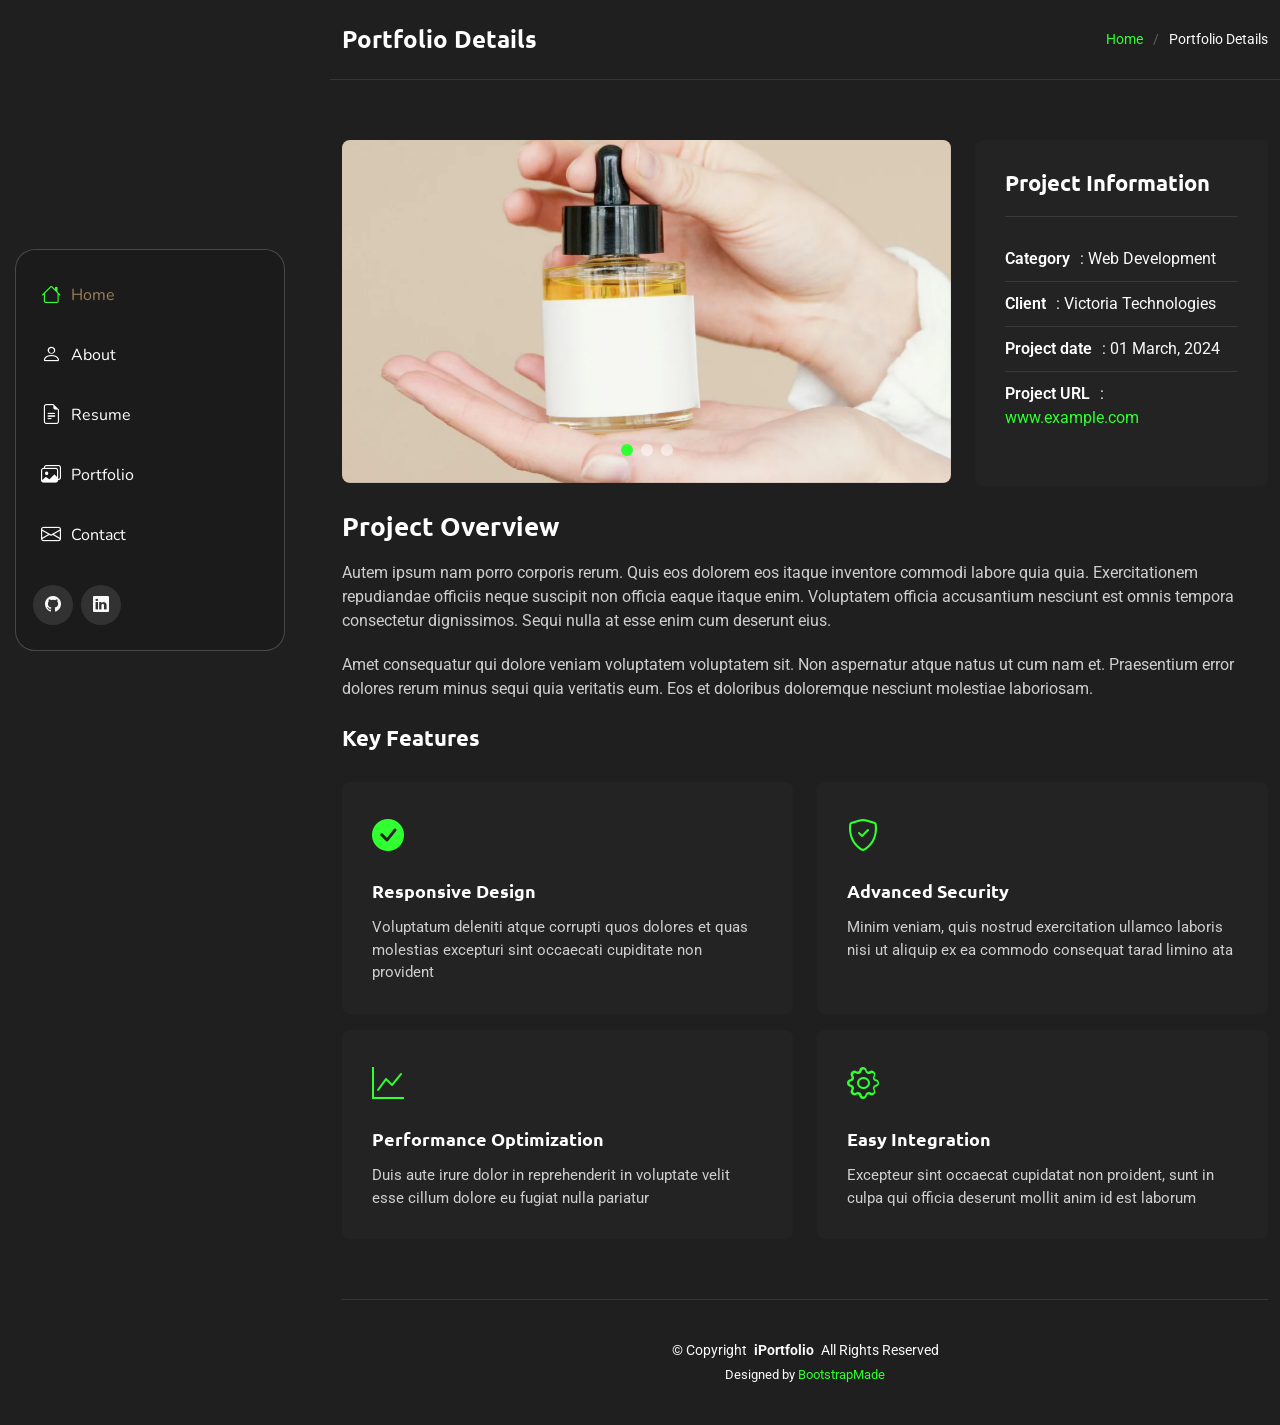
<file: project-.html>
<!DOCTYPE html>
<html lang="en">

<head>
  <meta charset="utf-8">
  <meta content="width=device-width, initial-scale=1.0" name="viewport">
  <title>Judah Rosaria Portfolio Site</title>
  <meta name="description" content="">
  <meta name="keywords" content="">

  <!-- Favicons -->
  <link href="assets/img/jr_logo.png" rel="icon">
  <link href="assets/img/apple-touch-icon.png" rel="apple-touch-icon">

  <!-- Fonts -->
  <link href="https://fonts.googleapis.com" rel="preconnect">
  <link href="https://fonts.gstatic.com" rel="preconnect" crossorigin>
  <link href="https://fonts.googleapis.com/css2?family=Roboto:ital,wght@0,100;0,300;0,400;0,500;0,700;0,900;1,100;1,300;1,400;1,500;1,700;1,900&family=Ubuntu:ital,wght@0,300;0,400;0,500;0,700;1,300;1,400;1,500;1,700&family=Nunito:ital,wght@0,200;0,300;0,400;0,500;0,600;0,700;0,800;0,900;1,200;1,300;1,400;1,500;1,600;1,700;1,800;1,900&display=swap" rel="stylesheet">

  <!-- Vendor CSS Files -->
  <link href="assets/vendor/bootstrap/css/bootstrap.min.css" rel="stylesheet">
  <link href="assets/vendor/bootstrap-icons/bootstrap-icons.css" rel="stylesheet">
  <link href="assets/vendor/aos/aos.css" rel="stylesheet">
  <link href="assets/vendor/glightbox/css/glightbox.min.css" rel="stylesheet">
  <link href="assets/vendor/swiper/swiper-bundle.min.css" rel="stylesheet">

  <!-- Main CSS File -->
  <link href="assets/css/main.css" rel="stylesheet">

  <!-- =======================================================
  * Template Name: SnapFolio
  * Template URL: https://bootstrapmade.com/snapfolio-bootstrap-portfolio-template/
  * Updated: Jun 13 2025 with Bootstrap v5.3.6
  * Author: BootstrapMade.com
  * License: https://bootstrapmade.com/license/
  ======================================================== -->
</head>

<body class="index-page">

  <header id="header" class="header dark-background d-flex flex-column justify-content-center">
    <i class="header-toggle d-xl-none bi bi-list"></i>

    <div class="header-container d-flex flex-column align-items-start">
      <nav id="navmenu" class="navmenu">
        <ul>
          <li><a href="index.html#hero" class="active"><i class="bi bi-house navicon"></i>Home</a></li>
          <li><a href="index.html#about"><i class="bi bi-person navicon"></i> About</a></li>
          <li><a href="index.html#resume"><i class="bi bi-file-earmark-text navicon"></i> Resume</a></li>
          <li><a href="index.html#portfolio"><i class="bi bi-images navicon"></i> Portfolio</a></li>
<!--          <li class="dropdown"><a href="#"><i class="bi bi-menu-button navicon"></i> <span>Dropdown</span> <i class="bi bi-chevron-down toggle-dropdown"></i></a>
            <ul>
              <li><a href="#">Dropdown 1</a></li>
              <li class="dropdown"><a href="#"><span>Deep Dropdown</span> <i class="bi bi-chevron-down toggle-dropdown"></i></a>
                <ul>
                  <li><a href="#">Deep Dropdown 1</a></li>
                  <li><a href="#">Deep Dropdown 2</a></li>
                  <li><a href="#">Deep Dropdown 3</a></li>
                  <li><a href="#">Deep Dropdown 4</a></li>
                  <li><a href="#">Deep Dropdown 5</a></li>
                </ul>
              </li>
              <li><a href="#">Dropdown 2</a></li>
              <li><a href="#">Dropdown 3</a></li>
              <li><a href="#">Dropdown 4</a></li>
            </ul>
          </li> -->
          <li><a href="index.html#contact"><i class="bi bi-envelope navicon"></i> Contact</a></li>
        </ul>
      </nav>

      <div class="social-links text-center">
        <a href="https://github.com/jdqh-rosa/" class="github"><i class="bi bi-github"></i></a>
        <a href="https://linkedin.com/in/judah-rosaria-105b8a188/" class="linkedin"><i class="bi bi-linkedin"></i></a>
      </div>

    </div>

  </header>

  <main class="main">

    <!-- Page Title -->
    <div class="page-title dark-background">
      <div class="container d-lg-flex justify-content-between align-items-center">
        <h1 class="mb-2 mb-lg-0">Portfolio Details</h1>
        <nav class="breadcrumbs">
          <ol>
            <li><a href="index.html">Home</a></li>
            <li class="current">Portfolio Details</li>
          </ol>
        </nav>
      </div>
    </div><!-- End Page Title -->

    <!-- Portfolio Details Section -->
    <section id="portfolio-details" class="portfolio-details section">

      <div class="container" data-aos="fade-up" data-aos-delay="100">

        <div class="row gy-4">

          <div class="col-lg-8">
            <div class="portfolio-details-slider swiper init-swiper">

              <script type="application/json" class="swiper-config">
                {
                  "loop": true,
                  "speed": 600,
                  "autoplay": {
                    "delay": 5000
                  },
                  "slidesPerView": "auto",
                  "pagination": {
                    "el": ".swiper-pagination",
                    "type": "bullets",
                    "clickable": true
                  }
                }
              </script>

              <div class="swiper-wrapper align-items-center">

                <div class="swiper-slide">
                  <img src="assets/img/portfolio/portfolio-1.webp" alt="Portfolio Image" class="img-fluid" loading="lazy">
                </div>

                <div class="swiper-slide">
                  <img src="assets/img/portfolio/portfolio-10.webp" alt="Portfolio Image" class="img-fluid" loading="lazy">
                </div>

                <div class="swiper-slide">
                  <img src="assets/img/portfolio/portfolio-7.webp" alt="Portfolio Image" class="img-fluid" loading="lazy">
                </div>

              </div>
              <div class="swiper-pagination"></div>
            </div>
          </div>

          <div class="col-lg-4">
            <div class="portfolio-info" data-aos="fade-left" data-aos-delay="200">
              <h3>Project Information</h3>
              <ul>
                <li><strong>Category</strong>: Web Development</li>
                <li><strong>Client</strong>: Victoria Technologies</li>
                <li><strong>Project date</strong>: 01 March, 2024</li>
                <li><strong>Project URL</strong>: <a href="#" target="_blank">www.example.com</a></li>
              </ul>
            </div>
          </div>

          <div class="col-lg-12">
            <div class="portfolio-description" data-aos="fade-up" data-aos-delay="300">
              <h2>Project Overview</h2>
              <p>
                Autem ipsum nam porro corporis rerum. Quis eos dolorem eos itaque inventore commodi labore quia quia. Exercitationem repudiandae officiis neque suscipit non officia eaque itaque enim. Voluptatem officia accusantium nesciunt est omnis tempora consectetur dignissimos. Sequi nulla at esse enim cum deserunt eius.
              </p>
              <p>
                Amet consequatur qui dolore veniam voluptatem voluptatem sit. Non aspernatur atque natus ut cum nam et. Praesentium error dolores rerum minus sequi quia veritatis eum. Eos et doloribus doloremque nesciunt molestiae laboriosam.
              </p>

              <div class="features mt-4">
                <h3>Key Features</h3>
                <div class="row gy-3">
                  <div class="col-md-6">
                    <div class="feature-item" data-aos="fade-up" data-aos-delay="400">
                      <i class="bi bi-check-circle-fill"></i>
                      <h4>Responsive Design</h4>
                      <p>Voluptatum deleniti atque corrupti quos dolores et quas molestias excepturi sint occaecati cupiditate non provident</p>
                    </div>
                  </div>

                  <div class="col-md-6">
                    <div class="feature-item" data-aos="fade-up" data-aos-delay="500">
                      <i class="bi bi-shield-check"></i>
                      <h4>Advanced Security</h4>
                      <p>Minim veniam, quis nostrud exercitation ullamco laboris nisi ut aliquip ex ea commodo consequat tarad limino ata</p>
                    </div>
                  </div>

                  <div class="col-md-6">
                    <div class="feature-item" data-aos="fade-up" data-aos-delay="600">
                      <i class="bi bi-graph-up"></i>
                      <h4>Performance Optimization</h4>
                      <p>Duis aute irure dolor in reprehenderit in voluptate velit esse cillum dolore eu fugiat nulla pariatur</p>
                    </div>
                  </div>

                  <div class="col-md-6">
                    <div class="feature-item" data-aos="fade-up" data-aos-delay="700">
                      <i class="bi bi-gear"></i>
                      <h4>Easy Integration</h4>
                      <p>Excepteur sint occaecat cupidatat non proident, sunt in culpa qui officia deserunt mollit anim id est laborum</p>
                    </div>
                  </div>
                </div>
              </div>
            </div>
          </div>

        </div>

      </div>

    </section><!-- /Portfolio Details Section -->

  </main>

  <footer id="footer" class="footer position-relative">

    <div class="container">
      <div class="copyright text-center ">
        <p>© <span>Copyright</span> <strong class="px-1 sitename">iPortfolio</strong> <span>All Rights Reserved</span></p>
      </div>
      <div class="credits">
        <!-- All the links in the footer should remain intact. -->
        <!-- You can delete the links only if you've purchased the pro version. -->
        <!-- Licensing information: https://bootstrapmade.com/license/ -->
        <!-- Purchase the pro version with working PHP/AJAX contact form: [buy-url] -->
        Designed by <a href="https://bootstrapmade.com/">BootstrapMade</a>
      </div>
    </div>

  </footer>

  <!-- Scroll Top -->
  <a href="#" id="scroll-top" class="scroll-top d-flex align-items-center justify-content-center"><i class="bi bi-arrow-up-short"></i></a>

  <!-- Preloader -->
  <div id="preloader"></div>

  <!-- Vendor JS Files -->
  <script src="assets/vendor/bootstrap/js/bootstrap.bundle.min.js"></script>
  <script src="assets/vendor/php-email-form/validate.js"></script>
  <script src="assets/vendor/aos/aos.js"></script>
  <script src="assets/vendor/typed.js/typed.umd.js"></script>
  <script src="assets/vendor/purecounter/purecounter_vanilla.js"></script>
  <script src="assets/vendor/waypoints/noframework.waypoints.js"></script>
  <script src="assets/vendor/isotope-layout/isotope.pkgd.min.js"></script>
  <script src="assets/vendor/imagesloaded/imagesloaded.pkgd.min.js"></script>
  <script src="assets/vendor/glightbox/js/glightbox.min.js"></script>
  <script src="assets/vendor/swiper/swiper-bundle.min.js"></script>

  <!-- Main JS File -->
  <script src="assets/js/main.js"></script>

</body>

</html>
</file>
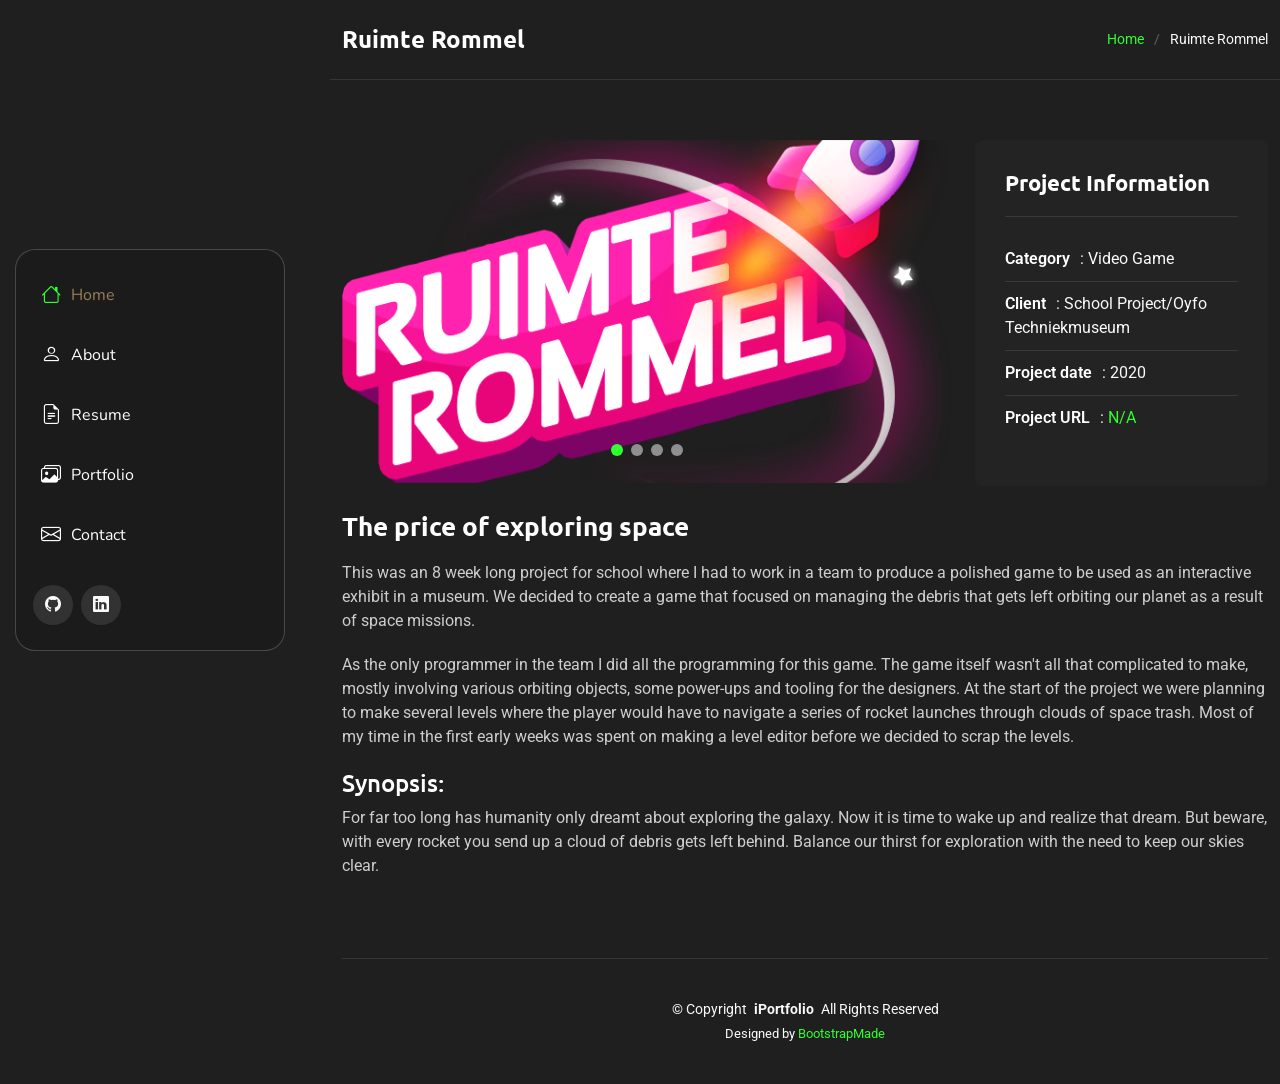
<file: project-ruimte_rommel.html>
<!DOCTYPE html>
<html lang="en">

<head>
  <meta charset="utf-8">
  <meta content="width=device-width, initial-scale=1.0" name="viewport">
  <title>Judah Rosaria Portfolio Site</title>
  <meta name="description" content="">
  <meta name="keywords" content="">

  <!-- Favicons -->
  <link href="assets/img/jr_logo.png" rel="icon">
  <link href="assets/img/apple-touch-icon.png" rel="apple-touch-icon">

  <!-- Fonts -->
  <link href="https://fonts.googleapis.com" rel="preconnect">
  <link href="https://fonts.gstatic.com" rel="preconnect" crossorigin>
  <link href="https://fonts.googleapis.com/css2?family=Roboto:ital,wght@0,100;0,300;0,400;0,500;0,700;0,900;1,100;1,300;1,400;1,500;1,700;1,900&family=Ubuntu:ital,wght@0,300;0,400;0,500;0,700;1,300;1,400;1,500;1,700&family=Nunito:ital,wght@0,200;0,300;0,400;0,500;0,600;0,700;0,800;0,900;1,200;1,300;1,400;1,500;1,600;1,700;1,800;1,900&display=swap" rel="stylesheet">

  <!-- Vendor CSS Files -->
  <link href="assets/vendor/bootstrap/css/bootstrap.min.css" rel="stylesheet">
  <link href="assets/vendor/bootstrap-icons/bootstrap-icons.css" rel="stylesheet">
  <link href="assets/vendor/aos/aos.css" rel="stylesheet">
  <link href="assets/vendor/glightbox/css/glightbox.min.css" rel="stylesheet">
  <link href="assets/vendor/swiper/swiper-bundle.min.css" rel="stylesheet">

  <!-- Main CSS File -->
  <link href="assets/css/main.css" rel="stylesheet">

  <!-- =======================================================
  * Template Name: SnapFolio
  * Template URL: https://bootstrapmade.com/snapfolio-bootstrap-portfolio-template/
  * Updated: Jun 13 2025 with Bootstrap v5.3.6
  * Author: BootstrapMade.com
  * License: https://bootstrapmade.com/license/
  ======================================================== -->
</head>

<body class="index-page">

  <header id="header" class="header dark-background d-flex flex-column justify-content-center">
    <i class="header-toggle d-xl-none bi bi-list"></i>

    <div class="header-container d-flex flex-column align-items-start">
      <nav id="navmenu" class="navmenu">
        <ul>
          <li><a href="index.html#hero" class="active"><i class="bi bi-house navicon"></i>Home</a></li>
          <li><a href="index.html#about"><i class="bi bi-person navicon"></i> About</a></li>
          <li><a href="index.html#resume"><i class="bi bi-file-earmark-text navicon"></i> Resume</a></li>
          <li><a href="index.html#portfolio"><i class="bi bi-images navicon"></i> Portfolio</a></li>
<!--          <li class="dropdown"><a href="#"><i class="bi bi-menu-button navicon"></i> <span>Dropdown</span> <i class="bi bi-chevron-down toggle-dropdown"></i></a>
            <ul>
              <li><a href="#">Dropdown 1</a></li>
              <li class="dropdown"><a href="#"><span>Deep Dropdown</span> <i class="bi bi-chevron-down toggle-dropdown"></i></a>
                <ul>
                  <li><a href="#">Deep Dropdown 1</a></li>
                  <li><a href="#">Deep Dropdown 2</a></li>
                  <li><a href="#">Deep Dropdown 3</a></li>
                  <li><a href="#">Deep Dropdown 4</a></li>
                  <li><a href="#">Deep Dropdown 5</a></li>
                </ul>
              </li>
              <li><a href="#">Dropdown 2</a></li>
              <li><a href="#">Dropdown 3</a></li>
              <li><a href="#">Dropdown 4</a></li>
            </ul>
          </li> -->
          <li><a href="index.html#contact"><i class="bi bi-envelope navicon"></i> Contact</a></li>
        </ul>
      </nav>

      <div class="social-links text-center">
        <a href="https://github.com/jdqh-rosa/" class="github"><i class="bi bi-github"></i></a>
        <a href="https://linkedin.com/in/judah-rosaria-105b8a188/" class="linkedin"><i class="bi bi-linkedin"></i></a>
      </div>

    </div>

  </header>

  <main class="main">

    <!-- Page Title -->
    <div class="page-title dark-background">
      <div class="container d-lg-flex justify-content-between align-items-center">
        <h1 class="mb-2 mb-lg-0">Ruimte Rommel</h1>
        <nav class="breadcrumbs">
          <ol>
            <li><a href="index.html">Home</a></li>
            <li class="current">Ruimte Rommel</li>
          </ol>
        </nav>
      </div>
    </div><!-- End Page Title -->

    <!-- Portfolio Details Section -->
    <section id="portfolio-details" class="portfolio-details section">

      <div class="container" data-aos="fade-up" data-aos-delay="100">

        <div class="row gy-4">

          <div class="col-lg-8">
            <div class="portfolio-details-slider swiper init-swiper">

              <script type="application/json" class="swiper-config">
                {
                  "loop": true,
                  "speed": 600,
                  "autoplay": {
                    "delay": 5000
                  },
                  "slidesPerView": "auto",
                  "pagination": {
                    "el": ".swiper-pagination",
                    "type": "bullets",
                    "clickable": true
                  }
                }
              </script>

              <div class="swiper-wrapper align-items-center">

                <div class="swiper-slide">
                  <img src="assets/img/projects/ruimte_rommel/ruimte_rommel_logo.png" alt="Portfolio Image" class="img-fluid" loading="lazy">
                </div>

                <div class="swiper-slide">
                  <video controls style="width:100%;">
                                <source src="assets/vid/Trailer_RuimteRommel_compressed.mp4" type="video/mp4">
                                <!-- You can add additional <source> elements for different video formats -->
                                Your browser does not support the video tag.
                            </video>
                </div>

                <div class="swiper-slide">
                  <img src="assets/img/projects/ruimte_rommel/ruimte_rommel_ingame.png" alt="Portfolio Image" class="img-fluid" loading="lazy">
                </div>

                <div class="swiper-slide">
                  <img src="assets/img/projects/ruimte_rommel/ruimte_rommel_performance.png" alt="Portfolio Image" class="img-fluid" loading="lazy">
                </div>

              </div>
              <div class="swiper-pagination"></div>
            </div>
          </div>

          <div class="col-lg-4">
            <div class="portfolio-info" data-aos="fade-left" data-aos-delay="200">
              <h3>Project Information</h3>
              <ul>
                <li><strong>Category</strong>: Video Game</li>
                <li><strong>Client</strong>: School Project/Oyfo Techniekmuseum</li>
                <li><strong>Project date</strong>: 2020</li>
                <li><strong>Project URL</strong>: <a href="#" target="_blank">N/A</a></li>
              </ul>
            </div>
          </div>

          <div class="col-lg-12">
            <div class="portfolio-description" data-aos="fade-up" data-aos-delay="300">
              <h2>The price of exploring space</h2>
              <p>
                This was an 8 week long project for school where I had to work in a team to produce a polished game to be used as an interactive exhibit in a museum.
                We decided to create a game that focused on managing the debris that gets left orbiting our planet as a result of space missions.
              </p>
              <p>
                As the only programmer in the team I did all the programming for this game.
                The game itself wasn't all that complicated to make, mostly involving various orbiting objects, some power-ups and tooling for the designers.
                At the start of the project we were planning to make several levels where the player would have to navigate a series of rocket launches through clouds of space trash.
                Most of my time in the first early weeks was spent on making a level editor before we decided to scrap the levels.
              </p>

              <h4>Synopsis:</h4>
              <p>
                  For far too long has humanity only dreamt about exploring the galaxy. Now it is time to wake up and realize that dream. But beware, with every rocket you send up a cloud of debris gets left behind. Balance our thirst for exploration with the need to keep our skies clear.
              </p>

            </div>
          </div>

        </div>

      </div>

    </section><!-- /Portfolio Details Section -->

  </main>

  <footer id="footer" class="footer position-relative">

    <div class="container">
      <div class="copyright text-center ">
        <p>© <span>Copyright</span> <strong class="px-1 sitename">iPortfolio</strong> <span>All Rights Reserved</span></p>
      </div>
      <div class="credits">
        <!-- All the links in the footer should remain intact. -->
        <!-- You can delete the links only if you've purchased the pro version. -->
        <!-- Licensing information: https://bootstrapmade.com/license/ -->
        <!-- Purchase the pro version with working PHP/AJAX contact form: [buy-url] -->
        Designed by <a href="https://bootstrapmade.com/">BootstrapMade</a>
      </div>
    </div>

  </footer>

  <!-- Scroll Top -->
  <a href="#" id="scroll-top" class="scroll-top d-flex align-items-center justify-content-center"><i class="bi bi-arrow-up-short"></i></a>

  <!-- Preloader -->
  <div id="preloader"></div>

  <!-- Vendor JS Files -->
  <script src="assets/vendor/bootstrap/js/bootstrap.bundle.min.js"></script>
  <script src="assets/vendor/php-email-form/validate.js"></script>
  <script src="assets/vendor/aos/aos.js"></script>
  <script src="assets/vendor/typed.js/typed.umd.js"></script>
  <script src="assets/vendor/purecounter/purecounter_vanilla.js"></script>
  <script src="assets/vendor/waypoints/noframework.waypoints.js"></script>
  <script src="assets/vendor/isotope-layout/isotope.pkgd.min.js"></script>
  <script src="assets/vendor/imagesloaded/imagesloaded.pkgd.min.js"></script>
  <script src="assets/vendor/glightbox/js/glightbox.min.js"></script>
  <script src="assets/vendor/swiper/swiper-bundle.min.js"></script>

  <!-- Main JS File -->
  <script src="assets/js/main.js"></script>

</body>

</html>
</file>
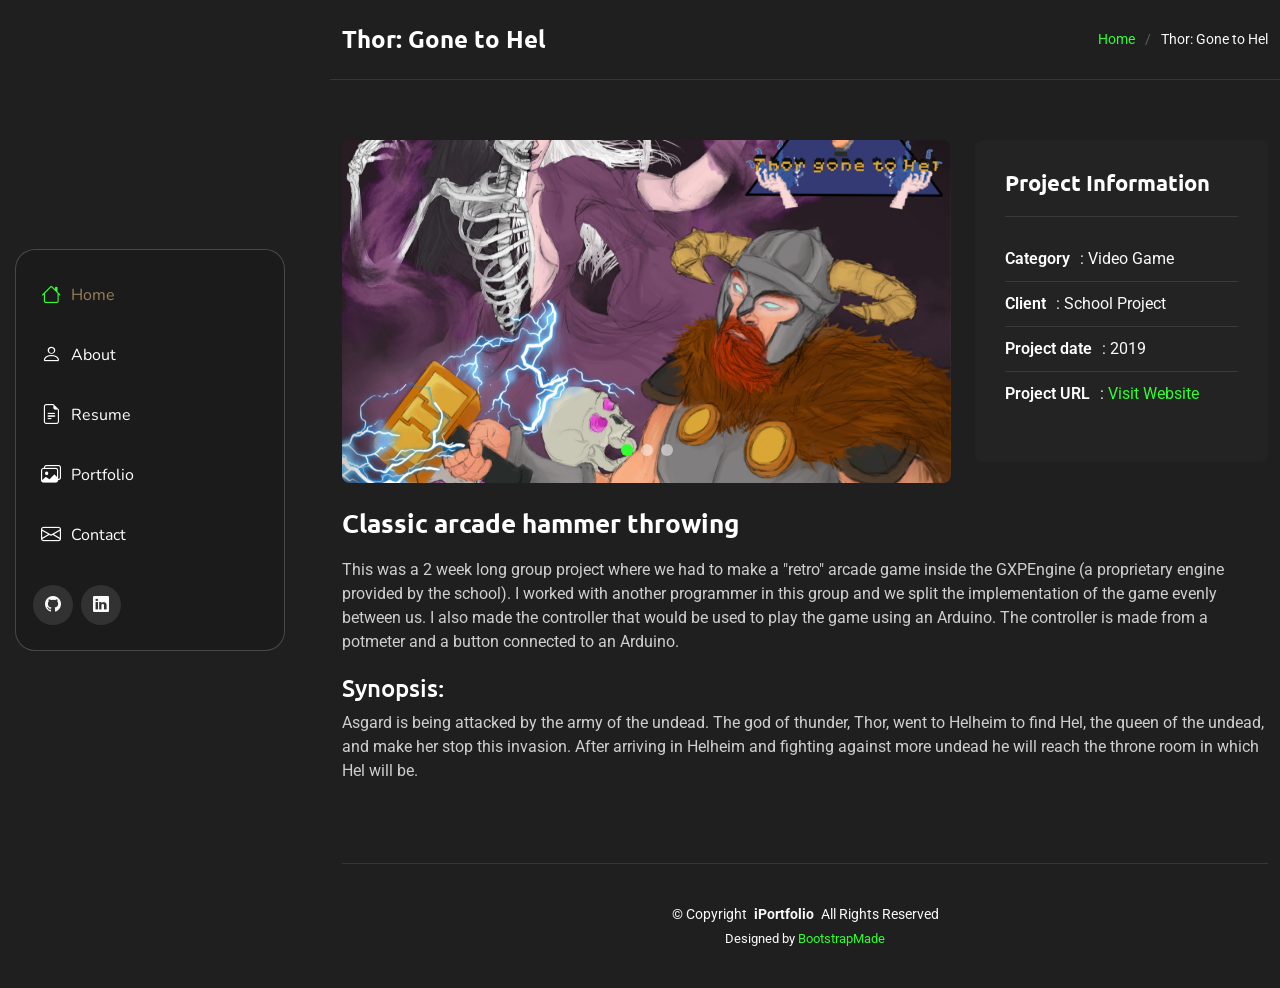
<file: project-thor_gone_to_hel.html>
<!DOCTYPE html>
<html lang="en">

<head>
  <meta charset="utf-8">
  <meta content="width=device-width, initial-scale=1.0" name="viewport">
  <title>Judah Rosaria Portfolio Site</title>
  <meta name="description" content="">
  <meta name="keywords" content="">

  <!-- Favicons -->
  <link href="assets/img/jr_logo.png" rel="icon">
  <link href="assets/img/apple-touch-icon.png" rel="apple-touch-icon">

  <!-- Fonts -->
  <link href="https://fonts.googleapis.com" rel="preconnect">
  <link href="https://fonts.gstatic.com" rel="preconnect" crossorigin>
  <link href="https://fonts.googleapis.com/css2?family=Roboto:ital,wght@0,100;0,300;0,400;0,500;0,700;0,900;1,100;1,300;1,400;1,500;1,700;1,900&family=Ubuntu:ital,wght@0,300;0,400;0,500;0,700;1,300;1,400;1,500;1,700&family=Nunito:ital,wght@0,200;0,300;0,400;0,500;0,600;0,700;0,800;0,900;1,200;1,300;1,400;1,500;1,600;1,700;1,800;1,900&display=swap" rel="stylesheet">

  <!-- Vendor CSS Files -->
  <link href="assets/vendor/bootstrap/css/bootstrap.min.css" rel="stylesheet">
  <link href="assets/vendor/bootstrap-icons/bootstrap-icons.css" rel="stylesheet">
  <link href="assets/vendor/aos/aos.css" rel="stylesheet">
  <link href="assets/vendor/glightbox/css/glightbox.min.css" rel="stylesheet">
  <link href="assets/vendor/swiper/swiper-bundle.min.css" rel="stylesheet">

  <!-- Main CSS File -->
  <link href="assets/css/main.css" rel="stylesheet">

  <!-- =======================================================
  * Template Name: SnapFolio
  * Template URL: https://bootstrapmade.com/snapfolio-bootstrap-portfolio-template/
  * Updated: Jun 13 2025 with Bootstrap v5.3.6
  * Author: BootstrapMade.com
  * License: https://bootstrapmade.com/license/
  ======================================================== -->
</head>

<body class="index-page">

  <header id="header" class="header dark-background d-flex flex-column justify-content-center">
    <i class="header-toggle d-xl-none bi bi-list"></i>

    <div class="header-container d-flex flex-column align-items-start">
      <nav id="navmenu" class="navmenu">
        <ul>
          <li><a href="index.html#hero" class="active"><i class="bi bi-house navicon"></i>Home</a></li>
          <li><a href="index.html#about"><i class="bi bi-person navicon"></i> About</a></li>
          <li><a href="index.html#resume"><i class="bi bi-file-earmark-text navicon"></i> Resume</a></li>
          <li><a href="index.html#portfolio"><i class="bi bi-images navicon"></i> Portfolio</a></li>
<!--          <li class="dropdown"><a href="#"><i class="bi bi-menu-button navicon"></i> <span>Dropdown</span> <i class="bi bi-chevron-down toggle-dropdown"></i></a>
            <ul>
              <li><a href="#">Dropdown 1</a></li>
              <li class="dropdown"><a href="#"><span>Deep Dropdown</span> <i class="bi bi-chevron-down toggle-dropdown"></i></a>
                <ul>
                  <li><a href="#">Deep Dropdown 1</a></li>
                  <li><a href="#">Deep Dropdown 2</a></li>
                  <li><a href="#">Deep Dropdown 3</a></li>
                  <li><a href="#">Deep Dropdown 4</a></li>
                  <li><a href="#">Deep Dropdown 5</a></li>
                </ul>
              </li>
              <li><a href="#">Dropdown 2</a></li>
              <li><a href="#">Dropdown 3</a></li>
              <li><a href="#">Dropdown 4</a></li>
            </ul>
          </li> -->
          <li><a href="index.html#contact"><i class="bi bi-envelope navicon"></i> Contact</a></li>
        </ul>
      </nav>

      <div class="social-links text-center">
        <a href="https://github.com/jdqh-rosa/" class="github"><i class="bi bi-github"></i></a>
        <a href="https://linkedin.com/in/judah-rosaria-105b8a188/" class="linkedin"><i class="bi bi-linkedin"></i></a>
      </div>

    </div>

  </header>

  <main class="main">

    <!-- Page Title -->
    <div class="page-title dark-background">
      <div class="container d-lg-flex justify-content-between align-items-center">
        <h1 class="mb-2 mb-lg-0">Thor: Gone to Hel</h1>
        <nav class="breadcrumbs">
          <ol>
            <li><a href="index.html">Home</a></li>
            <li class="current">Thor: Gone to Hel</li>
          </ol>
        </nav>
      </div>
    </div><!-- End Page Title -->

    <!-- Portfolio Details Section -->
    <section id="portfolio-details" class="portfolio-details section">

      <div class="container" data-aos="fade-up" data-aos-delay="100">

        <div class="row gy-4">

          <div class="col-lg-8">
            <div class="portfolio-details-slider swiper init-swiper">

              <script type="application/json" class="swiper-config">
                {
                  "loop": true,
                  "speed": 600,
                  "autoplay": {
                    "delay": 5000
                  },
                  "slidesPerView": "auto",
                  "pagination": {
                    "el": ".swiper-pagination",
                    "type": "bullets",
                    "clickable": true
                  }
                }
              </script>

              <div class="swiper-wrapper align-items-center">

                <div class="swiper-slide">
                  <img src="assets/img/projects/thor_gone_to_hel/thor_gone_to_hel_poster.jpg" alt="Portfolio Image" class="img-fluid" loading="lazy">
                </div>

                <div class="swiper-slide">
                  <img src="assets/img/projects/thor_gone_to_hel/thor_gone_to_hell_ingame.png" alt="Portfolio Image" class="img-fluid" loading="lazy">
                </div>

                <div class="swiper-slide">
                  <img src="assets/img/projects/thor_gone_to_hel/thor_gone_to_hell_controller.jpg" alt="Portfolio Image" class="img-fluid" loading="lazy">
                </div>

              </div>
              <div class="swiper-pagination"></div>
            </div>
          </div>

          <div class="col-lg-4">
            <div class="portfolio-info" data-aos="fade-left" data-aos-delay="200">
              <h3>Project Information</h3>
              <ul>
                <li><strong>Category</strong>: Video Game</li>
                <li><strong>Client</strong>: School Project</li>
                <li><strong>Project date</strong>: 2019</li>
                <li><strong>Project URL</strong>: <a href="thor-gone-to-hel.webnode.com" target="_blank">Visit Website</a></li>
              </ul>
            </div>
          </div>

          <div class="col-lg-12">
            <div class="portfolio-description" data-aos="fade-up" data-aos-delay="300">
              <h2>Classic arcade hammer throwing</h2>
              <p>
                This was a 2 week long group project where we had to make a "retro" arcade game inside the GXPEngine (a proprietary engine provided by the school).
                I worked with another programmer in this group and we split the implementation of the game evenly between us. I also made the controller that would be used to play the game using an Arduino.
                The controller is made from a potmeter and a button connected to an Arduino.
              </p>

              <h4>Synopsis:</h4>
              <p>
                Asgard is being attacked by the army of the undead. The god of thunder, Thor, went to Helheim to find Hel, the queen of the undead, and make her stop this invasion. After arriving in Helheim and fighting against more undead he will reach the throne room in which Hel will be.
              </p>

            </div>
          </div>

        </div>

      </div>

    </section><!-- /Portfolio Details Section -->

  </main>

  <footer id="footer" class="footer position-relative">

    <div class="container">
      <div class="copyright text-center ">
        <p>© <span>Copyright</span> <strong class="px-1 sitename">iPortfolio</strong> <span>All Rights Reserved</span></p>
      </div>
      <div class="credits">
        <!-- All the links in the footer should remain intact. -->
        <!-- You can delete the links only if you've purchased the pro version. -->
        <!-- Licensing information: https://bootstrapmade.com/license/ -->
        <!-- Purchase the pro version with working PHP/AJAX contact form: [buy-url] -->
        Designed by <a href="https://bootstrapmade.com/">BootstrapMade</a>
      </div>
    </div>

  </footer>

  <!-- Scroll Top -->
  <a href="#" id="scroll-top" class="scroll-top d-flex align-items-center justify-content-center"><i class="bi bi-arrow-up-short"></i></a>

  <!-- Preloader -->
  <div id="preloader"></div>

  <!-- Vendor JS Files -->
  <script src="assets/vendor/bootstrap/js/bootstrap.bundle.min.js"></script>
  <script src="assets/vendor/php-email-form/validate.js"></script>
  <script src="assets/vendor/aos/aos.js"></script>
  <script src="assets/vendor/typed.js/typed.umd.js"></script>
  <script src="assets/vendor/purecounter/purecounter_vanilla.js"></script>
  <script src="assets/vendor/waypoints/noframework.waypoints.js"></script>
  <script src="assets/vendor/isotope-layout/isotope.pkgd.min.js"></script>
  <script src="assets/vendor/imagesloaded/imagesloaded.pkgd.min.js"></script>
  <script src="assets/vendor/glightbox/js/glightbox.min.js"></script>
  <script src="assets/vendor/swiper/swiper-bundle.min.js"></script>

  <!-- Main JS File -->
  <script src="assets/js/main.js"></script>

</body>

</html>
</file>
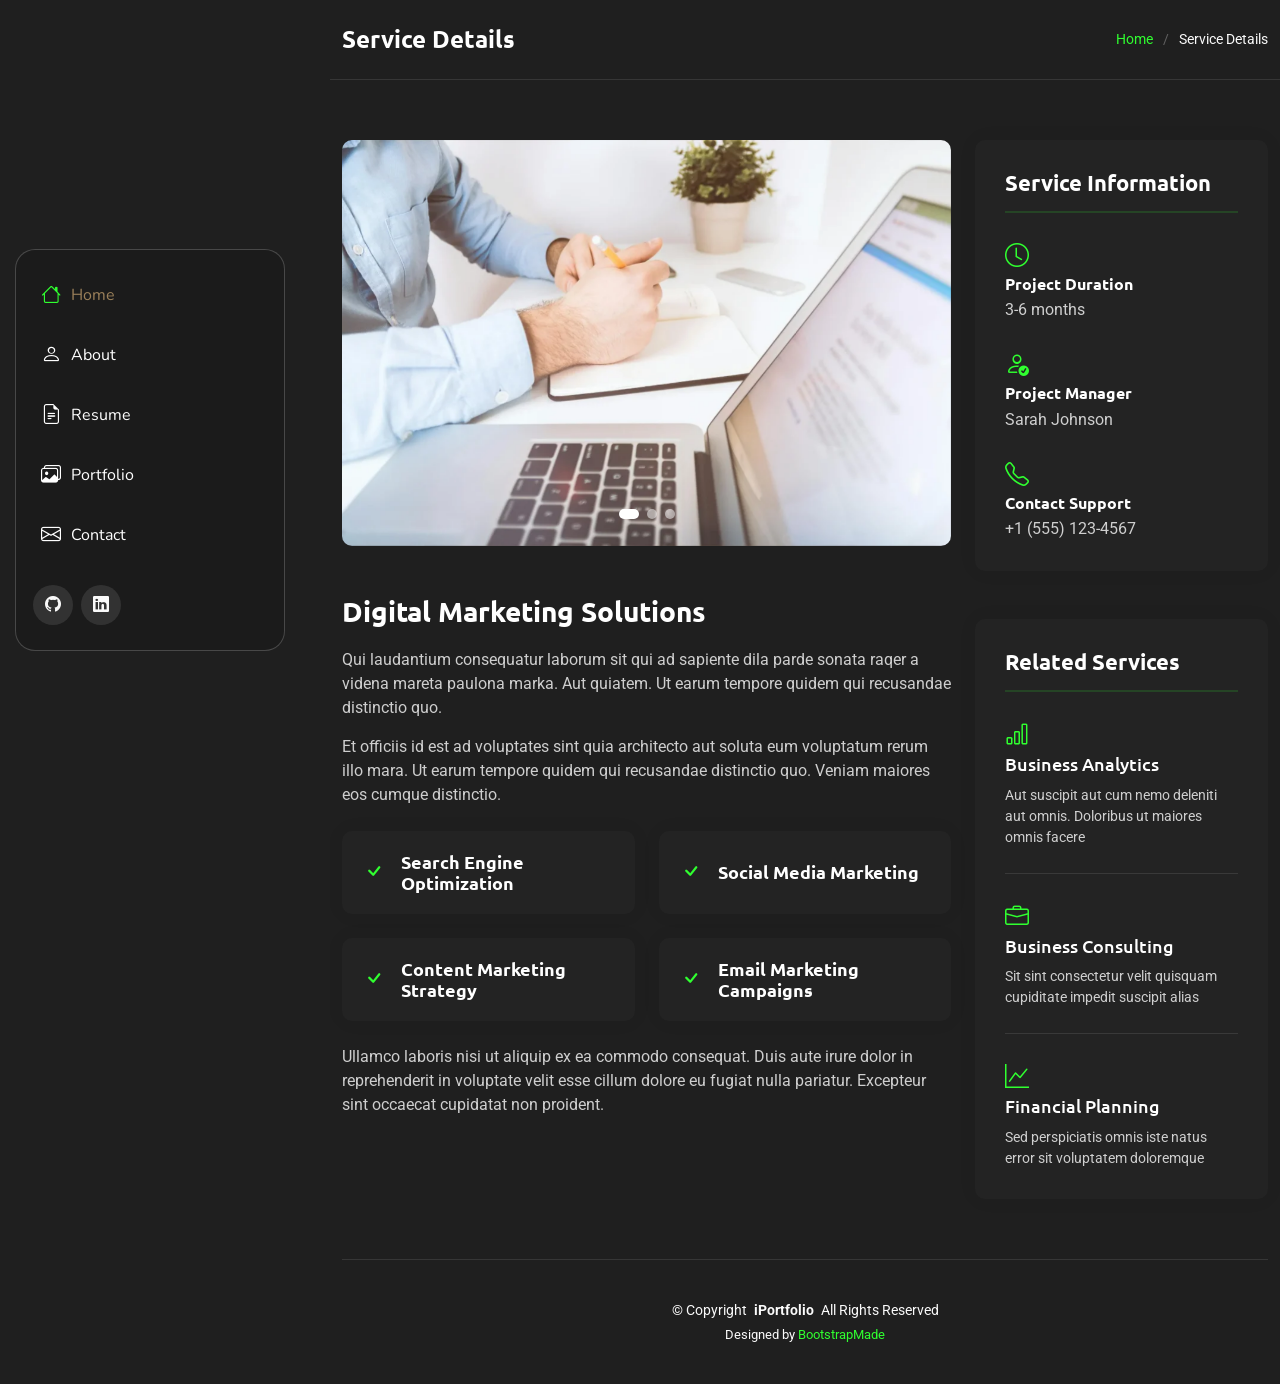
<file: service-details.html>
<!DOCTYPE html>
<html lang="en">

<head>
  <meta charset="utf-8">
  <meta content="width=device-width, initial-scale=1.0" name="viewport">
  <title>Judah Rosaria Portfolio Site</title>
  <meta name="description" content="">
  <meta name="keywords" content="">

  <!-- Favicons -->
  <link href="assets/img/jr_logo.png" rel="icon">
  <link href="assets/img/apple-touch-icon.png" rel="apple-touch-icon">

  <!-- Fonts -->
  <link href="https://fonts.googleapis.com" rel="preconnect">
  <link href="https://fonts.gstatic.com" rel="preconnect" crossorigin>
  <link href="https://fonts.googleapis.com/css2?family=Roboto:ital,wght@0,100;0,300;0,400;0,500;0,700;0,900;1,100;1,300;1,400;1,500;1,700;1,900&family=Ubuntu:ital,wght@0,300;0,400;0,500;0,700;1,300;1,400;1,500;1,700&family=Nunito:ital,wght@0,200;0,300;0,400;0,500;0,600;0,700;0,800;0,900;1,200;1,300;1,400;1,500;1,600;1,700;1,800;1,900&display=swap" rel="stylesheet">

  <!-- Vendor CSS Files -->
  <link href="assets/vendor/bootstrap/css/bootstrap.min.css" rel="stylesheet">
  <link href="assets/vendor/bootstrap-icons/bootstrap-icons.css" rel="stylesheet">
  <link href="assets/vendor/aos/aos.css" rel="stylesheet">
  <link href="assets/vendor/glightbox/css/glightbox.min.css" rel="stylesheet">
  <link href="assets/vendor/swiper/swiper-bundle.min.css" rel="stylesheet">

  <!-- Main CSS File -->
  <link href="assets/css/main.css" rel="stylesheet">

  <!-- =======================================================
  * Template Name: SnapFolio
  * Template URL: https://bootstrapmade.com/snapfolio-bootstrap-portfolio-template/
  * Updated: Jun 13 2025 with Bootstrap v5.3.6
  * Author: BootstrapMade.com
  * License: https://bootstrapmade.com/license/
  ======================================================== -->
</head>

<body class="index-page">

  <header id="header" class="header dark-background d-flex flex-column justify-content-center">
    <i class="header-toggle d-xl-none bi bi-list"></i>

    <div class="header-container d-flex flex-column align-items-start">
      <nav id="navmenu" class="navmenu">
        <ul>
          <li><a href="index.html#hero" class="active"><i class="bi bi-house navicon"></i>Home</a></li>
          <li><a href="index.html#about"><i class="bi bi-person navicon"></i> About</a></li>
          <li><a href="index.html#resume"><i class="bi bi-file-earmark-text navicon"></i> Resume</a></li>
          <li><a href="index.html#portfolio"><i class="bi bi-images navicon"></i> Portfolio</a></li>
<!--          <li class="dropdown"><a href="#"><i class="bi bi-menu-button navicon"></i> <span>Dropdown</span> <i class="bi bi-chevron-down toggle-dropdown"></i></a>
            <ul>
              <li><a href="#">Dropdown 1</a></li>
              <li class="dropdown"><a href="#"><span>Deep Dropdown</span> <i class="bi bi-chevron-down toggle-dropdown"></i></a>
                <ul>
                  <li><a href="#">Deep Dropdown 1</a></li>
                  <li><a href="#">Deep Dropdown 2</a></li>
                  <li><a href="#">Deep Dropdown 3</a></li>
                  <li><a href="#">Deep Dropdown 4</a></li>
                  <li><a href="#">Deep Dropdown 5</a></li>
                </ul>
              </li>
              <li><a href="#">Dropdown 2</a></li>
              <li><a href="#">Dropdown 3</a></li>
              <li><a href="#">Dropdown 4</a></li>
            </ul>
          </li> -->
          <li><a href="index.html#contact"><i class="bi bi-envelope navicon"></i> Contact</a></li>
        </ul>
      </nav>

      <div class="social-links text-center">
        <a href="https://github.com/jdqh-rosa/" class="github"><i class="bi bi-github"></i></a>
        <a href="https://linkedin.com/in/judah-rosaria-105b8a188/" class="linkedin"><i class="bi bi-linkedin"></i></a>
      </div>

    </div>

  </header>

  <main class="main">

    <!-- Page Title -->
    <div class="page-title dark-background">
      <div class="container d-lg-flex justify-content-between align-items-center">
        <h1 class="mb-2 mb-lg-0">Service Details</h1>
        <nav class="breadcrumbs">
          <ol>
            <li><a href="index.html">Home</a></li>
            <li class="current">Service Details</li>
          </ol>
        </nav>
      </div>
    </div><!-- End Page Title -->

    <!-- Service Details Section -->
    <section id="service-details" class="service-details section">

      <div class="container" data-aos="fade-up" data-aos-delay="100">

        <div class="row gy-4">

          <div class="col-lg-8">
            <div class="service-details-slider swiper init-swiper">
              <script type="application/json" class="swiper-config">
                {
                  "loop": true,
                  "speed": 600,
                  "autoplay": {
                    "delay": 5000
                  },
                  "slidesPerView": 1,
                  "pagination": {
                    "el": ".swiper-pagination",
                    "type": "bullets",
                    "clickable": true
                  }
                }
              </script>
              <div class="swiper-wrapper align-items-center">
                <div class="swiper-slide">
                  <img src="assets/img/services/services-1.webp" alt="" class="img-fluid" loading="lazy">
                </div>
                <div class="swiper-slide">
                  <img src="assets/img/services/services-2.webp" alt="" class="img-fluid" loading="lazy">
                </div>
                <div class="swiper-slide">
                  <img src="assets/img/services/services-3.webp" alt="" class="img-fluid" loading="lazy">
                </div>
              </div>
              <div class="swiper-pagination"></div>
            </div>

            <div class="content mt-5">
              <h3>Digital Marketing Solutions</h3>
              <p>
                Qui laudantium consequatur laborum sit qui ad sapiente dila parde sonata raqer a videna mareta paulona marka. Aut quiatem. Ut earum tempore quidem qui recusandae distinctio quo.
              </p>
              <p>
                Et officiis id est ad voluptates sint quia architecto aut soluta eum voluptatum rerum illo mara. Ut earum tempore quidem qui recusandae distinctio quo. Veniam maiores eos cumque distinctio.
              </p>

              <div class="features mt-4">
                <div class="row gy-4">
                  <div class="col-md-6" data-aos="fade-up" data-aos-delay="100">
                    <div class="feature-box d-flex align-items-center">
                      <i class="bi bi-check"></i>
                      <h4>Search Engine Optimization</h4>
                    </div>
                  </div>
                  <div class="col-md-6" data-aos="fade-up" data-aos-delay="200">
                    <div class="feature-box d-flex align-items-center">
                      <i class="bi bi-check"></i>
                      <h4>Social Media Marketing</h4>
                    </div>
                  </div>
                  <div class="col-md-6" data-aos="fade-up" data-aos-delay="300">
                    <div class="feature-box d-flex align-items-center">
                      <i class="bi bi-check"></i>
                      <h4>Content Marketing Strategy</h4>
                    </div>
                  </div>
                  <div class="col-md-6" data-aos="fade-up" data-aos-delay="400">
                    <div class="feature-box d-flex align-items-center">
                      <i class="bi bi-check"></i>
                      <h4>Email Marketing Campaigns</h4>
                    </div>
                  </div>
                </div>
              </div>

              <p class="mt-4">
                Ullamco laboris nisi ut aliquip ex ea commodo consequat. Duis aute irure dolor in reprehenderit in voluptate velit esse cillum dolore eu fugiat nulla pariatur. Excepteur sint occaecat cupidatat non proident.
              </p>
            </div>
          </div>

          <div class="col-lg-4">
            <div class="service-info">
              <h4>Service Information</h4>
              <div class="info-item">
                <i class="bi bi-clock"></i>
                <h5>Project Duration</h5>
                <p>3-6 months</p>
              </div>
              <div class="info-item">
                <i class="bi bi-person-check"></i>
                <h5>Project Manager</h5>
                <p>Sarah Johnson</p>
              </div>
              <div class="info-item">
                <i class="bi bi-telephone"></i>
                <h5>Contact Support</h5>
                <p>+1 (555) 123-4567</p>
              </div>
            </div>

            <div class="related-services mt-5">
              <h4>Related Services</h4>
              <div class="service-item">
                <i class="bi bi-bar-chart"></i>
                <h5><a href="#">Business Analytics</a></h5>
                <p>Aut suscipit aut cum nemo deleniti aut omnis. Doloribus ut maiores omnis facere</p>
              </div>
              <div class="service-item">
                <i class="bi bi-briefcase"></i>
                <h5><a href="#">Business Consulting</a></h5>
                <p>Sit sint consectetur velit quisquam cupiditate impedit suscipit alias</p>
              </div>
              <div class="service-item">
                <i class="bi bi-graph-up"></i>
                <h5><a href="#">Financial Planning</a></h5>
                <p>Sed perspiciatis omnis iste natus error sit voluptatem doloremque</p>
              </div>
            </div>
          </div>

        </div>

      </div>

    </section><!-- /Service Details Section -->

  </main>

  <footer id="footer" class="footer position-relative">

    <div class="container">
      <div class="copyright text-center ">
        <p>© <span>Copyright</span> <strong class="px-1 sitename">iPortfolio</strong> <span>All Rights Reserved</span></p>
      </div>
      <div class="credits">
        <!-- All the links in the footer should remain intact. -->
        <!-- You can delete the links only if you've purchased the pro version. -->
        <!-- Licensing information: https://bootstrapmade.com/license/ -->
        <!-- Purchase the pro version with working PHP/AJAX contact form: [buy-url] -->
        Designed by <a href="https://bootstrapmade.com/">BootstrapMade</a>
      </div>
    </div>

  </footer>

  <!-- Scroll Top -->
  <a href="#" id="scroll-top" class="scroll-top d-flex align-items-center justify-content-center"><i class="bi bi-arrow-up-short"></i></a>

  <!-- Preloader -->
  <div id="preloader"></div>

  <!-- Vendor JS Files -->
  <script src="assets/vendor/bootstrap/js/bootstrap.bundle.min.js"></script>
  <script src="assets/vendor/php-email-form/validate.js"></script>
  <script src="assets/vendor/aos/aos.js"></script>
  <script src="assets/vendor/typed.js/typed.umd.js"></script>
  <script src="assets/vendor/purecounter/purecounter_vanilla.js"></script>
  <script src="assets/vendor/waypoints/noframework.waypoints.js"></script>
  <script src="assets/vendor/isotope-layout/isotope.pkgd.min.js"></script>
  <script src="assets/vendor/imagesloaded/imagesloaded.pkgd.min.js"></script>
  <script src="assets/vendor/glightbox/js/glightbox.min.js"></script>
  <script src="assets/vendor/swiper/swiper-bundle.min.js"></script>

  <!-- Main JS File -->
  <script src="assets/js/main.js"></script>

</body>

</html>
</file>
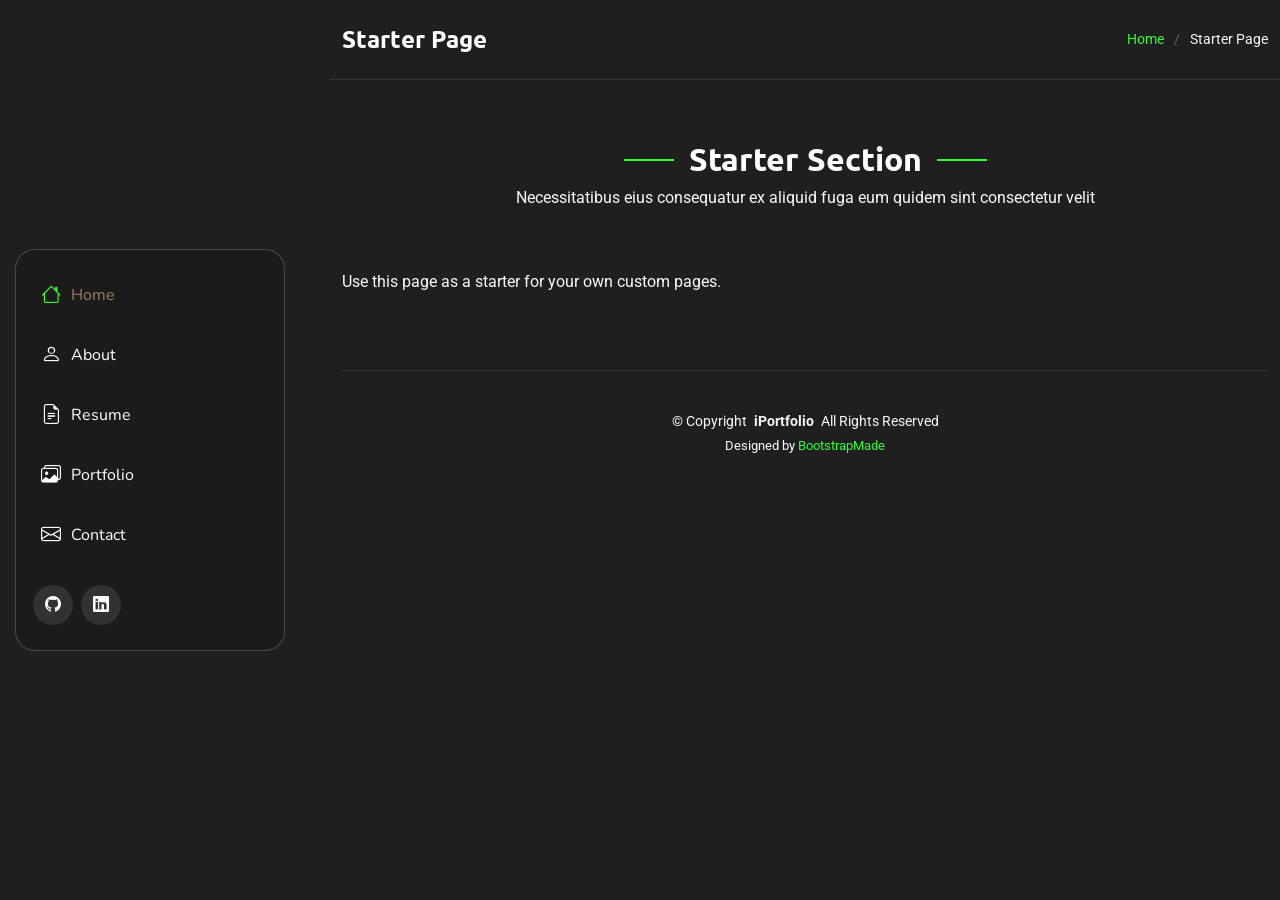
<file: starter-page.html>
<!DOCTYPE html>
<html lang="en">

<head>
  <meta charset="utf-8">
  <meta content="width=device-width, initial-scale=1.0" name="viewport">
  <title>Judah Rosaria Portfolio Site</title>
  <meta name="description" content="">
  <meta name="keywords" content="">

  <!-- Favicons -->
  <link href="assets/img/jr_logo.png" rel="icon">
  <link href="assets/img/apple-touch-icon.png" rel="apple-touch-icon">

  <!-- Fonts -->
  <link href="https://fonts.googleapis.com" rel="preconnect">
  <link href="https://fonts.gstatic.com" rel="preconnect" crossorigin>
  <link href="https://fonts.googleapis.com/css2?family=Roboto:ital,wght@0,100;0,300;0,400;0,500;0,700;0,900;1,100;1,300;1,400;1,500;1,700;1,900&family=Ubuntu:ital,wght@0,300;0,400;0,500;0,700;1,300;1,400;1,500;1,700&family=Nunito:ital,wght@0,200;0,300;0,400;0,500;0,600;0,700;0,800;0,900;1,200;1,300;1,400;1,500;1,600;1,700;1,800;1,900&display=swap" rel="stylesheet">

  <!-- Vendor CSS Files -->
  <link href="assets/vendor/bootstrap/css/bootstrap.min.css" rel="stylesheet">
  <link href="assets/vendor/bootstrap-icons/bootstrap-icons.css" rel="stylesheet">
  <link href="assets/vendor/aos/aos.css" rel="stylesheet">
  <link href="assets/vendor/glightbox/css/glightbox.min.css" rel="stylesheet">
  <link href="assets/vendor/swiper/swiper-bundle.min.css" rel="stylesheet">

  <!-- Main CSS File -->
  <link href="assets/css/main.css" rel="stylesheet">

  <!-- =======================================================
  * Template Name: SnapFolio
  * Template URL: https://bootstrapmade.com/snapfolio-bootstrap-portfolio-template/
  * Updated: Jun 13 2025 with Bootstrap v5.3.6
  * Author: BootstrapMade.com
  * License: https://bootstrapmade.com/license/
  ======================================================== -->
</head>

<body class="index-page">

  <header id="header" class="header dark-background d-flex flex-column justify-content-center">
    <i class="header-toggle d-xl-none bi bi-list"></i>

    <div class="header-container d-flex flex-column align-items-start">
      <nav id="navmenu" class="navmenu">
        <ul>
          <li><a href="index.html#hero" class="active"><i class="bi bi-house navicon"></i>Home</a></li>
          <li><a href="index.html#about"><i class="bi bi-person navicon"></i> About</a></li>
          <li><a href="index.html#resume"><i class="bi bi-file-earmark-text navicon"></i> Resume</a></li>
          <li><a href="index.html#portfolio"><i class="bi bi-images navicon"></i> Portfolio</a></li>
<!--          <li class="dropdown"><a href="#"><i class="bi bi-menu-button navicon"></i> <span>Dropdown</span> <i class="bi bi-chevron-down toggle-dropdown"></i></a>
            <ul>
              <li><a href="#">Dropdown 1</a></li>
              <li class="dropdown"><a href="#"><span>Deep Dropdown</span> <i class="bi bi-chevron-down toggle-dropdown"></i></a>
                <ul>
                  <li><a href="#">Deep Dropdown 1</a></li>
                  <li><a href="#">Deep Dropdown 2</a></li>
                  <li><a href="#">Deep Dropdown 3</a></li>
                  <li><a href="#">Deep Dropdown 4</a></li>
                  <li><a href="#">Deep Dropdown 5</a></li>
                </ul>
              </li>
              <li><a href="#">Dropdown 2</a></li>
              <li><a href="#">Dropdown 3</a></li>
              <li><a href="#">Dropdown 4</a></li>
            </ul>
          </li> -->
          <li><a href="index.html#contact"><i class="bi bi-envelope navicon"></i> Contact</a></li>
        </ul>
      </nav>

      <div class="social-links text-center">
        <a href="https://github.com/jdqh-rosa/" class="github"><i class="bi bi-github"></i></a>
        <a href="https://linkedin.com/in/judah-rosaria-105b8a188/" class="linkedin"><i class="bi bi-linkedin"></i></a>
      </div>

    </div>

  </header>

  <main class="main">

    <!-- Page Title -->
    <div class="page-title dark-background">
      <div class="container d-lg-flex justify-content-between align-items-center">
        <h1 class="mb-2 mb-lg-0">Starter Page</h1>
        <nav class="breadcrumbs">
          <ol>
            <li><a href="index.html">Home</a></li>
            <li class="current">Starter Page</li>
          </ol>
        </nav>
      </div>
    </div><!-- End Page Title -->

    <!-- Starter Section Section -->
    <section id="starter-section" class="starter-section section">

      <!-- Section Title -->
      <div class="container section-title" data-aos="fade-up">
        <h2>Starter Section</h2>
        <p>Necessitatibus eius consequatur ex aliquid fuga eum quidem sint consectetur velit</p>
      </div><!-- End Section Title -->

      <div class="container" data-aos="fade-up">
        <p>Use this page as a starter for your own custom pages.</p>
      </div>

    </section><!-- /Starter Section Section -->

  </main>

  <footer id="footer" class="footer position-relative">

    <div class="container">
      <div class="copyright text-center ">
        <p>© <span>Copyright</span> <strong class="px-1 sitename">iPortfolio</strong> <span>All Rights Reserved</span></p>
      </div>
      <div class="credits">
        <!-- All the links in the footer should remain intact. -->
        <!-- You can delete the links only if you've purchased the pro version. -->
        <!-- Licensing information: https://bootstrapmade.com/license/ -->
        <!-- Purchase the pro version with working PHP/AJAX contact form: [buy-url] -->
        Designed by <a href="https://bootstrapmade.com/">BootstrapMade</a>
      </div>
    </div>

  </footer>

  <!-- Scroll Top -->
  <a href="#" id="scroll-top" class="scroll-top d-flex align-items-center justify-content-center"><i class="bi bi-arrow-up-short"></i></a>

  <!-- Preloader -->
  <div id="preloader"></div>

  <!-- Vendor JS Files -->
  <script src="assets/vendor/bootstrap/js/bootstrap.bundle.min.js"></script>
  <script src="assets/vendor/php-email-form/validate.js"></script>
  <script src="assets/vendor/aos/aos.js"></script>
  <script src="assets/vendor/typed.js/typed.umd.js"></script>
  <script src="assets/vendor/purecounter/purecounter_vanilla.js"></script>
  <script src="assets/vendor/waypoints/noframework.waypoints.js"></script>
  <script src="assets/vendor/isotope-layout/isotope.pkgd.min.js"></script>
  <script src="assets/vendor/imagesloaded/imagesloaded.pkgd.min.js"></script>
  <script src="assets/vendor/glightbox/js/glightbox.min.js"></script>
  <script src="assets/vendor/swiper/swiper-bundle.min.js"></script>

  <!-- Main JS File -->
  <script src="assets/js/main.js"></script>

</body>

</html>
</file>
<file: assets/css/main.css>
/**
* Template Name: SnapFolio
* Template URL: https://bootstrapmade.com/snapfolio-bootstrap-portfolio-template/
* Updated: Jun 13 2025 with Bootstrap v5.3.6
* Author: BootstrapMade.com
* License: https://bootstrapmade.com/license/
*/

/*--------------------------------------------------------------
# Font & Color Variables
# Help: https://bootstrapmade.com/color-system/
--------------------------------------------------------------*/
/* Fonts */
:root {
  --default-font: "Roboto",  system-ui, -apple-system, "Segoe UI", Roboto, "Helvetica Neue", Arial, "Noto Sans", "Liberation Sans", sans-serif, "Apple Color Emoji", "Segoe UI Emoji", "Segoe UI Symbol", "Noto Color Emoji";
  --heading-font: "Ubuntu",  sans-serif;
  --nav-font: "Nunito",  sans-serif;
}

/* Global Colors - The following color variables are used throughout the website. Updating them here will change the color scheme of the entire website */
:root { 
  --background-color: #1f1f1f; /* Background color for the entire website, including individual sections */
  --default-color: #fafafa; /* Default color used for the majority of the text content across the entire website */
  --heading-color: #ffffff; /* Color for headings, subheadings and title throughout the website */
  --accent-color: #30ff30; /* Accent color that represents your brand on the website. It's used for buttons, links, and other elements that need to stand out */
  --surface-color: #232323; /* The surface color is used as a background of boxed elements within sections, such as cards, icon boxes, or other elements that require a visual separation from the global background. */
  --contrast-color: #ffffff; /* Contrast color for text, ensuring readability against backgrounds of accent, heading, or default colors. */
}

/* Nav Menu Colors - The following color variables are used specifically for the navigation menu. They are separate from the global colors to allow for more customization options */
:root {
  --nav-color: #ffffff;  /* The default color of the main navmenu links */
  --nav-hover-color: #9b805a; /* Applied to main navmenu links when they are hovered over or active */
  --nav-mobile-background-color: #393939; /* Used as the background color for mobile navigation menu */
  --nav-dropdown-background-color: #393939; /* Used as the background color for dropdown items that appear when hovering over primary navigation items */
  --nav-dropdown-color: #ffffff; /* Used for navigation links of the dropdown items in the navigation menu. */
  --nav-dropdown-hover-color: #9b805a; /* Similar to --nav-hover-color, this color is applied to dropdown navigation links when they are hovered over. */
}

/* Color Presets - These classes override global colors when applied to any section or element, providing reuse of the sam color scheme. */

.light-background {
  --background-color: #2c2c2c;
  --surface-color: #323232;
}

.dark-background {
  --background-color: #040b14;
  --default-color: #fafafa;
  --heading-color: #ffffff;
  --surface-color: #151f2b;
  --contrast-color: #ffffff;
}

/* Smooth scroll */
:root {
  scroll-behavior: smooth;
}

/*--------------------------------------------------------------
# General Styling & Shared Classes
--------------------------------------------------------------*/
body {
  color: var(--default-color);
  background-color: var(--background-color);
  font-family: var(--default-font);
}

a {
  color: var(--accent-color);
  text-decoration: none;
  transition: 0.3s;
}

a:hover {
  color: color-mix(in srgb, var(--accent-color), transparent 25%);
  text-decoration: none;
}

h1,
h2,
h3,
h4,
h5,
h6 {
  color: var(--heading-color);
  font-family: var(--heading-font);
}

/* PHP Email Form Messages
------------------------------*/
.php-email-form .error-message {
  display: none;
  background: #df1529;
  color: #ffffff;
  text-align: left;
  padding: 15px;
  margin-bottom: 24px;
  font-weight: 600;
}

.php-email-form .sent-message {
  display: none;
  color: #ffffff;
  background: #059652;
  text-align: center;
  padding: 15px;
  margin-bottom: 24px;
  font-weight: 600;
}

.php-email-form .loading {
  display: none;
  background: var(--surface-color);
  text-align: center;
  padding: 15px;
  margin-bottom: 24px;
}

.php-email-form .loading:before {
  content: "";
  display: inline-block;
  border-radius: 50%;
  width: 24px;
  height: 24px;
  margin: 0 10px -6px 0;
  border: 3px solid var(--accent-color);
  border-top-color: var(--surface-color);
  animation: php-email-form-loading 1s linear infinite;
}

@keyframes php-email-form-loading {
  0% {
    transform: rotate(0deg);
  }

  100% {
    transform: rotate(360deg);
  }
}

/*--------------------------------------------------------------
# Global Header
--------------------------------------------------------------*/
.header {
  --background-color: #1b1b1b;
  color: var(--default-color);
  position: fixed;
  top: 0;
  left: 0;
  bottom: 0;
  padding: 0 15px;
  width: 300px;
  transition: all ease-in-out 0.3s;
  overflow-y: auto;
  z-index: 997;
}

.header .header-container {
  border-radius: 20px;
  padding: 15px;
  background-color: var(--background-color);
  border: 1px solid color-mix(in srgb, var(--default-color), transparent 80%);
}

.header .social-links {
  margin: 0 0 10px 0;
}

.header .social-links a {
  font-size: 16px;
  display: inline-flex;
  align-items: center;
  justify-content: center;
  background: color-mix(in srgb, var(--default-color), transparent 90%);
  color: var(--default-color);
  margin: 0 2px;
  border-radius: 50%;
  text-align: center;
  width: 40px;
  height: 40px;
  transition: 0.3s;
}

.header .social-links a:hover {
  color: var(--contrast-color);
  background: var(--accent-color);
}

@media (min-width: 1200px) {

  .header~main,
  .header~#footer {
    margin-left: 330px;
  }
}

@media (max-width: 1199px) {
  .header {
    left: -100%;
  }
}

.header.header-show {
  left: 0;
}

.header .header-toggle {
  color: var(--contrast-color);
  background-color: var(--accent-color);
  font-size: 22px;
  display: flex;
  align-items: center;
  justify-content: center;
  width: 40px;
  height: 40px;
  border-radius: 50%;
  cursor: pointer;
  position: fixed;
  top: 15px;
  right: 15px;
  z-index: 9999;
  transition: background-color 0.3s;
}

.header .header-toggle:hover {
  color: var(--contrast-color);
  background-color: color-mix(in srgb, var(--accent-color) 90%, white 15%);
}

/*--------------------------------------------------------------
# Navigation Menu
--------------------------------------------------------------*/
.mobile-nav-toggle {
  display: none;
}

.navmenu {
  padding: 0;
  z-index: 9997;
  width: 100%;
}

.navmenu ul {
  list-style: none;
  padding: 0 0 20px 0;
  margin: 0;
}

.navmenu a,
.navmenu a:focus {
  color: var(--nav-color);
  padding: 15px 10px;
  font-family: var(--nav-font);
  font-size: 16px;
  font-weight: 400;
  display: flex;
  align-items: center;
  white-space: nowrap;
  transition: 0.3s;
  width: 100%;
}

.navmenu a .navicon,
.navmenu a:focus .navicon {
  font-size: 20px;
  margin-right: 10px;
}

.navmenu a .toggle-dropdown,
.navmenu a:focus .toggle-dropdown {
  font-size: 12px;
  line-height: 0;
  margin-left: auto;
  width: 30px;
  height: 30px;
  display: flex;
  align-items: center;
  justify-content: center;
  border-radius: 50%;
  transition: 0.3s;
  flex-shrink: 0;
  background-color: color-mix(in srgb, var(--accent-color), transparent 90%);
}

.navmenu a .toggle-dropdown:hover,
.navmenu a:focus .toggle-dropdown:hover {
  background-color: var(--accent-color);
  color: var(--contrast-color);
}

.navmenu a:hover,
.navmenu .active,
.navmenu .active:focus {
  color: var(--nav-hover-color);
}

.navmenu a:hover .navicon,
.navmenu .active .navicon,
.navmenu .active:focus .navicon {
  color: var(--accent-color);
}

.navmenu .active .toggle-dropdown,
.navmenu .active:focus .toggle-dropdown {
  background-color: var(--accent-color);
  color: var(--contrast-color);
  transform: rotate(180deg);
}

.navmenu .dropdown {
  display: block;
}

.navmenu .dropdown a,
.navmenu .dropdown a:focus {
  color: --nav-dropdown-color;
}

.navmenu .dropdown a:hover,
.navmenu .dropdown .active,
.navmenu .dropdown .active:focus {
  color: var(--nav-dropdown-hover-color);
}

.navmenu .dropdown ul {
  position: static;
  display: none;
  z-index: 99;
  padding: 5px 10px;
  margin: 5px 10px;
  background-color: var(--nav-dropdown-background-color);
  border: 1px solid color-mix(in srgb, var(--default-color), transparent 90%);
  box-shadow: none;
  transition: all 0.5s ease-in-out;
}

.navmenu .dropdown ul ul {
  background-color: rgba(33, 37, 41, 0.1);
}

.navmenu .dropdown>.dropdown-active {
  display: block;
  background-color: rgba(33, 37, 41, 0.03);
}

/*--------------------------------------------------------------
# Global Footer
--------------------------------------------------------------*/
.footer {
  color: var(--default-color);
  background-color: var(--background-color);
  font-size: 14px;
  padding: 0 0 40px 0;
  position: relative;
}

.footer .copyright {
  padding-top: 40px;
  border-top: 1px solid color-mix(in srgb, var(--default-color), transparent 90%);
}

.footer .copyright p {
  margin-bottom: 0;
}

.footer .credits {
  margin-top: 4px;
  font-size: 13px;
  text-align: center;
}

/*--------------------------------------------------------------
# Preloader
--------------------------------------------------------------*/
#preloader {
  position: fixed;
  inset: 0;
  z-index: 999999;
  overflow: hidden;
  background: var(--background-color);
  transition: all 0.6s ease-out;
}

#preloader:before {
  content: "";
  position: fixed;
  top: calc(50% - 30px);
  left: calc(50% - 30px);
  border: 6px solid #ffffff;
  border-color: var(--accent-color) transparent var(--accent-color) transparent;
  border-radius: 50%;
  width: 60px;
  height: 60px;
  animation: animate-preloader 1.5s linear infinite;
}

@keyframes animate-preloader {
  0% {
    transform: rotate(0deg);
  }

  100% {
    transform: rotate(360deg);
  }
}

/*--------------------------------------------------------------
# Scroll Top Button
--------------------------------------------------------------*/
.scroll-top {
  position: fixed;
  visibility: hidden;
  opacity: 0;
  right: 15px;
  bottom: -15px;
  z-index: 99999;
  background-color: var(--accent-color);
  width: 44px;
  height: 44px;
  border-radius: 50px;
  transition: all 0.4s;
}

.scroll-top i {
  font-size: 24px;
  color: var(--contrast-color);
  line-height: 0;
}

.scroll-top:hover {
  background-color: color-mix(in srgb, var(--accent-color), transparent 20%);
  color: var(--contrast-color);
}

.scroll-top.active {
  visibility: visible;
  opacity: 1;
  bottom: 15px;
}

/*--------------------------------------------------------------
# Disable aos animation delay on mobile devices
--------------------------------------------------------------*/
@media screen and (max-width: 768px) {
  [data-aos-delay] {
    transition-delay: 0 !important;
  }
}

/*--------------------------------------------------------------
# Global Page Titles & Breadcrumbs
--------------------------------------------------------------*/
.page-title {
  color: var(--default-color);
  padding: 25px 0 0 0;
  position: relative;
}

.page-title .container {
  border-bottom: 1px solid color-mix(in srgb, var(--default-color), transparent 90%);
  padding-bottom: 25px;
}

.page-title h1 {
  font-size: 24px;
  font-weight: 700;
}

.page-title .breadcrumbs ol {
  display: flex;
  flex-wrap: wrap;
  list-style: none;
  padding: 0;
  margin: 0;
  font-size: 14px;
  font-weight: 400;
}

.page-title .breadcrumbs ol li+li {
  padding-left: 10px;
}

.page-title .breadcrumbs ol li+li::before {
  content: "/";
  display: inline-block;
  padding-right: 10px;
  color: color-mix(in srgb, var(--default-color), transparent 70%);
}

/*--------------------------------------------------------------
# Global Sections
--------------------------------------------------------------*/
section,
.section {
  color: var(--default-color);
  background-color: var(--background-color);
  padding: 60px 0;
  overflow: clip;
}

/*--------------------------------------------------------------
# Global Section Titles
--------------------------------------------------------------*/
.section-title {
  text-align: center;
  padding-bottom: 60px;
  position: relative;
}

.section-title h2 {
  font-size: 32px;
  font-weight: 700;
  position: relative;
}

.section-title h2:before,
.section-title h2:after {
  content: "";
  width: 50px;
  height: 2px;
  background: var(--accent-color);
  display: inline-block;
}

.section-title h2:before {
  margin: 0 15px 10px 0;
}

.section-title h2:after {
  margin: 0 0 10px 15px;
}

.section-title p {
  margin-bottom: 0;
}

/*--------------------------------------------------------------
# Hero Section
--------------------------------------------------------------*/
.hero {
  min-height: 100vh;
  position: relative;
  overflow: hidden;
  display: flex;
  align-items: center;
}

.hero .background-elements {
  position: absolute;
  top: 0;
  left: 0;
  width: 100%;
  height: 100%;
  z-index: 1;
  overflow: hidden;
}

.hero .background-elements .bg-circle {
  position: absolute;
  border-radius: 50%;
  /*
  background: linear-gradient(45deg, color-mix(in srgb, var(--accent-color), transparent 90%), color-mix(in srgb, var(--accent-color), transparent 95%));
  */
  background-size: cover;
  background-repeat: no-repeat;
  background-position: center;
  animation: float 6s ease-in-out infinite;
}

.hero .background-elements .bg-circle.book {
  width: 200px;
  height: 200px;
  top: 10%;
  right: 10%;
  animation-delay: 0s;
  background-image: url('../img/bg/book.svg');
}

.hero .background-elements .bg-circle.controller {
  width: 200px;
  height: 200px;
  bottom: 20%;
  left: 5%;
  animation-delay: 0.5s;
  background-image: url('../img/bg/game-controller.svg');
}

.hero .background-elements .bg-circle.trees {
  width: 200px;
  height: 200px;
  bottom: 80%;
  left: 20%;
  animation-delay: 1s;
  background-image: url('../img/bg/trees.svg');
}

.hero .background-elements .bg-circle.plant {
  width: 200px;
  height: 200px;
  bottom: 10%;
  left: 90%;
  animation-delay: 1.7s;
  background-image: url('../img/bg/plant-bulb.svg');
}

.hero .background-elements .bg-circle.puzzle {
  width: 200px;
  height: 200px;
  bottom: 40%;
  left: 30%;
  animation-delay: 2s;
  background-image: url('../img/bg/puzzle-piece.svg');
}

.hero .hero-content {
  position: relative;
  width: 100%;
  z-index: 2;
}

.hero .container {
  position: relative;
  z-index: 3;
}

.hero .hero-text h1 {
  font-size: 72px;
  font-weight: 800;
  line-height: 1.1;
  margin-bottom: 15px;
  color: var(--heading-color);
}

.hero .hero-text h1 .accent-text {
  color: var(--accent-color);
  position: relative;
}

.hero .hero-text h1 .accent-text::after {
  content: "";
  position: absolute;
  bottom: -5px;
  left: 0;
  width: 100%;
  height: 3px;
  background: linear-gradient(90deg, var(--accent-color), color-mix(in srgb, var(--accent-color), transparent 50%));
}

.hero .hero-text h2 {
  font-size: 32px;
  font-weight: 600;
  color: var(--heading-color);
  margin-bottom: 10px;
}

.hero .hero-text .lead {
  font-size: 24px;
  margin-bottom: 20px;
  color: var(--default-color);
}

.hero .hero-text .lead span {
  color: var(--accent-color);
  font-weight: 600;
  border-bottom: 2px solid var(--accent-color);
  padding-bottom: 2px;
}

.hero .hero-text .description {
  font-size: 18px;
  line-height: 1.6;
  color: color-mix(in srgb, var(--default-color), transparent 20%);
  margin-bottom: 40px;
  max-width: 500px;
}

.hero .hero-actions {
  display: flex;
  gap: 20px;
  margin-bottom: 40px;
  flex-wrap: wrap;
}

.hero .hero-actions .btn {
  padding: 14px 30px;
  font-size: 16px;
  font-weight: 600;
  border-radius: 50px;
  text-decoration: none;
  transition: all 0.3s ease;
  border: 2px solid;
}

.hero .hero-actions .btn.btn-primary {
  background-color: var(--accent-color);
  color: var(--contrast-color);
  border-color: var(--accent-color);
}

.hero .hero-actions .btn.btn-primary:hover {
  background-color: color-mix(in srgb, var(--accent-color), black 10%);
  transform: translateY(-2px);
  box-shadow: 0 8px 25px color-mix(in srgb, var(--accent-color), transparent 70%);
}

.hero .hero-actions .btn.btn-outline {
  background-color: transparent;
  color: var(--accent-color);
  border-color: var(--accent-color);
}

.hero .hero-actions .btn.btn-outline:hover {
  background-color: var(--accent-color);
  color: var(--contrast-color);
  transform: translateY(-2px);
}

.hero .social-links {
  display: flex;
  gap: 20px;
}

.hero .social-links a {
  width: 50px;
  height: 50px;
  display: flex;
  align-items: center;
  justify-content: center;
  background-color: var(--surface-color);
  color: color-mix(in srgb, var(--default-color), transparent 40%);
  border-radius: 50%;
  font-size: 20px;
  transition: all 0.3s ease;
}

.hero .social-links a:hover {
  color: var(--contrast-color);
  background-color: var(--accent-color);
  transform: translateY(-3px);
  box-shadow: 0 8px 25px color-mix(in srgb, var(--accent-color), transparent 70%);
}

.hero .hero-visual {
  display: flex;
  justify-content: center;
  align-items: center;
  height: 100%;
}

.hero .hero-visual .profile-container {
  position: relative;
  width: 400px;
  height: 400px;
}

.hero .hero-visual .profile-container .profile-background {
  position: absolute;
  top: 20px;
  left: 20px;
  width: 100%;
  height: 100%;
  background: linear-gradient(135deg, var(--accent-color), color-mix(in srgb, var(--accent-color), var(--heading-color) 30%));
  border-radius: 30px;
  z-index: 1;
}

.hero .hero-visual .profile-container .profile-image {
  position: relative;
  width: 100%;
  height: 100%;
  object-fit: cover;
  border-radius: 30px;
  z-index: 2;
  box-shadow: 0 20px 40px color-mix(in srgb, var(--default-color), transparent 85%);
}

.hero .hero-visual .profile-container .floating-elements .floating-icon {
  position: absolute;
  width: 60px;
  height: 60px;
  background-color: var(--surface-color);
  border-radius: 50%;
  display: flex;
  align-items: center;
  justify-content: center;
  font-size: 24px;
  color: var(--accent-color);
  box-shadow: 0 8px 25px color-mix(in srgb, var(--default-color), transparent 85%);
  animation: floatIcon 4s ease-in-out infinite;
}

.hero .hero-visual .profile-container .floating-elements .floating-icon.icon-1 {
  top: -10px;
  right: 50px;
  animation-delay: 0s;
}

.hero .hero-visual .profile-container .floating-elements .floating-icon.icon-2 {
  bottom: 80px;
  right: -20px;
  animation-delay: 1s;
}

.hero .hero-visual .profile-container .floating-elements .floating-icon.icon-3 {
  bottom: -10px;
  left: 50px;
  animation-delay: 2s;
}

.hero .hero-visual .profile-container .floating-elements .floating-icon.icon-4 {
  top: 100px;
  left: -20px;
  animation-delay: 3s;
}

@keyframes float {

  0%,
  100% {
    transform: translateY(0px);
  }

  50% {
    transform: translateY(-20px);
  }
}

@keyframes floatIcon {

  0%,
  100% {
    transform: translateY(0px) rotate(0deg);
  }

  50% {
    transform: translateY(-10px) rotate(5deg);
  }
}

@media (max-width: 992px) {
  .hero .hero-text {
    text-align: center;
    margin-bottom: 50px;
  }

  .hero .hero-text h1 {
    font-size: 56px;
  }

  .hero .hero-text h2 {
    font-size: 28px;
  }

  .hero .hero-text .lead {
    font-size: 20px;
  }

  .hero .hero-visual .profile-container {
    width: 350px;
    height: 350px;
  }
}

@media (max-width: 768px) {
  .hero .hero-text h1 {
    font-size: 42px;
  }

  .hero .hero-text h2 {
    font-size: 24px;
  }

  .hero .hero-text .lead {
    font-size: 18px;
  }

  .hero .hero-text .description {
    font-size: 16px;
  }

  .hero .hero-actions {
    justify-content: center;
  }

  .hero .hero-actions .btn {
    padding: 12px 25px;
    font-size: 14px;
  }

  .hero .hero-visual .profile-container {
    width: 300px;
    height: 300px;
  }

  .hero .hero-visual .profile-container .floating-elements .floating-icon {
    width: 50px;
    height: 50px;
    font-size: 20px;
  }

  .hero .background-elements .bg-circle.circle-1 {
    width: 200px;
    height: 200px;
  }

  .hero .background-elements .bg-circle.circle-2 {
    width: 150px;
    height: 150px;
  }

  .hero .background-elements .bg-circle.circle-3 {
    width: 100px;
    height: 100px;
  }
}

/*--------------------------------------------------------------
# About Section
--------------------------------------------------------------*/
.about .profile-card {
  background: linear-gradient(135deg, var(--surface-color) 0%, color-mix(in srgb, var(--surface-color), var(--accent-color) 5%) 100%);
  border-radius: 2rem;
  padding: 2.5rem;
  text-align: center;
  box-shadow: 0 20px 40px rgba(0, 0, 0, 0.08);
  border: 1px solid color-mix(in srgb, var(--accent-color), transparent 90%);
  position: relative;
  overflow: hidden;
}

.about .profile-card::before {
  content: "";
  position: absolute;
  top: 0;
  left: 0;
  right: 0;
  height: 4px;
  background: linear-gradient(90deg, var(--accent-color), color-mix(in srgb, var(--accent-color), var(--heading-color) 30%));
}

@media (max-width: 991px) {
  .about .profile-card {
    margin-bottom: 3rem;
  }
}

.about .profile-header {
  position: relative;
  margin-bottom: 2rem;
}

.about .profile-header .profile-image {
  width: 160px;
  height: 160px;
  margin: 0 auto 1.5rem;
  border-radius: 50%;
  overflow: hidden;
  border: 4px solid var(--accent-color);
  box-shadow: 0 10px 30px rgba(0, 0, 0, 0.15);
}

.about .profile-header .profile-image img {
  width: 100%;
  height: 100%;
  object-fit: cover;
}

.about .profile-header .profile-badge {
  position: absolute;
  bottom: 20px;
  right: calc(50% - 65px);
  width: 32px;
  height: 32px;
  background-color: var(--accent-color);
  border-radius: 50%;
  display: flex;
  align-items: center;
  justify-content: center;
  border: 3px solid var(--surface-color);
}

.about .profile-header .profile-badge i {
  color: var(--contrast-color);
  font-size: 14px;
}

.about .profile-content h3 {
  font-size: 1.5rem;
  font-weight: 700;
  margin-bottom: 0.5rem;
  color: var(--heading-color);
}

.about .profile-content .profession {
  color: var(--accent-color);
  font-weight: 500;
  margin-bottom: 2rem;
}

.about .contact-links {
  display: flex;
  flex-direction: column;
  gap: 1rem;
}

.about .contact-links .contact-item {
  display: flex;
  align-items: center;
  gap: 0.75rem;
  padding: 0.75rem 1rem;
  background-color: color-mix(in srgb, var(--surface-color), var(--background-color) 50%);
  border-radius: 0.75rem;
  text-decoration: none;
  color: var(--default-color);
  transition: all 0.3s;
  border: 1px solid color-mix(in srgb, var(--default-color), transparent 90%);
}

.about .contact-links .contact-item:hover {
  background-color: var(--accent-color);
  color: var(--contrast-color);
  transform: translateY(-2px);
  box-shadow: 0 5px 20px color-mix(in srgb, var(--accent-color), transparent 70%);
}

.about .contact-links .contact-item i {
  font-size: 1rem;
  width: 18px;
}

.about .about-content {
  padding-left: 3rem;
}

@media (max-width: 991px) {
  .about .about-content {
    padding-left: 0;
  }
}

.about .about-content .section-header {
  margin-bottom: 2rem;
}

.about .about-content .section-header .badge-text {
  display: inline-block;
  background: linear-gradient(135deg, var(--accent-color), color-mix(in srgb, var(--accent-color), var(--heading-color) 20%));
  color: var(--contrast-color);
  padding: 0.5rem 1.5rem;
  border-radius: 2rem;
  font-size: 0.875rem;
  font-weight: 600;
  letter-spacing: 0.5px;
  margin-bottom: 1.5rem;
}

.about .about-content .section-header h2 {
  font-size: 2.25rem;
  font-weight: 700;
  line-height: 1.3;
  margin: 0;
}

@media (max-width: 768px) {
  .about .about-content .section-header h2 {
    font-size: 1.875rem;
  }
}

.about .about-content .description {
  margin-bottom: 2.5rem;
}

.about .about-content .description p {
  font-size: 1.1rem;
  line-height: 1.7;
  color: color-mix(in srgb, var(--default-color), transparent 20%);
  margin-bottom: 1.5rem;
}

.about .about-content .description p:last-child {
  margin-bottom: 0;
}

.about .stats-grid {
  display: grid;
  grid-template-columns: repeat(3, 1fr);
  gap: 2rem;
  margin-bottom: 2.5rem;
  padding: 2rem;
  background-color: var(--surface-color);
  border-radius: 1.5rem;
  box-shadow: 0 10px 30px rgba(0, 0, 0, 0.05);
}

@media (max-width: 768px) {
  .about .stats-grid {
    grid-template-columns: 1fr;
    gap: 1.5rem;
    text-align: center;
  }
}

.about .stats-grid .stat-item {
  text-align: center;
}

.about .stats-grid .stat-item .stat-number {
  font-size: 2rem;
  font-weight: 700;
  color: var(--accent-color);
  display: block;
  margin-bottom: 0.5rem;
}

.about .stats-grid .stat-item .stat-label {
  font-size: 0.875rem;
  color: color-mix(in srgb, var(--default-color), transparent 40%);
  font-weight: 500;
}

.about .details-grid {
  margin-bottom: 2.5rem;
}

.about .details-grid .detail-row {
  display: grid;
  grid-template-columns: 1fr 1fr;
  gap: 2rem;
  margin-bottom: 1.5rem;
}

@media (max-width: 768px) {
  .about .details-grid .detail-row {
    grid-template-columns: 1fr;
    gap: 1rem;
  }
}

.about .details-grid .detail-row:last-child {
  margin-bottom: 0;
}

.about .details-grid .detail-item .detail-label {
  display: block;
  font-size: 0.875rem;
  color: color-mix(in srgb, var(--default-color), transparent 50%);
  margin-bottom: 0.5rem;
  font-weight: 500;
}

.about .details-grid .detail-item .detail-value {
  display: block;
  font-weight: 600;
  color: var(--heading-color);
  font-size: 1rem;
}

.about .cta-section {
  display: flex;
  gap: 1rem;
  flex-wrap: wrap;
}

.about .cta-section .btn {
  padding: 0.875rem 2rem;
  border-radius: 0.75rem;
  font-weight: 600;
  text-decoration: none;
  transition: all 0.3s;
  display: inline-flex;
  align-items: center;
  gap: 0.5rem;
  border: 2px solid transparent;
}

.about .cta-section .btn.btn-primary {
  background-color: var(--accent-color);
  color: var(--contrast-color);
}

.about .cta-section .btn.btn-primary:hover {
  background-color: color-mix(in srgb, var(--accent-color), black 15%);
  transform: translateY(-2px);
  box-shadow: 0 10px 30px color-mix(in srgb, var(--accent-color), transparent 60%);
}

.about .cta-section .btn.btn-outline {
  background-color: transparent;
  color: var(--default-color);
  border-color: color-mix(in srgb, var(--default-color), transparent 70%);
}

.about .cta-section .btn.btn-outline:hover {
  border-color: var(--accent-color);
  transform: translateY(-2px);
}

/*--------------------------------------------------------------
# Stats Section
--------------------------------------------------------------*/
.stats .stats-wrapper {
  display: grid;
  grid-template-columns: repeat(4, 1fr);
  gap: 20px;
}

@media (max-width: 992px) {
  .stats .stats-wrapper {
    grid-template-columns: repeat(2, 1fr);
  }
}

@media (max-width: 576px) {
  .stats .stats-wrapper {
    grid-template-columns: 1fr;
  }
}

.stats .stats-item {
  background: linear-gradient(135deg, color-mix(in srgb, var(--surface-color), transparent 5%), var(--surface-color));
  border-radius: 15px;
  padding: 40px 20px;
  text-align: center;
  position: relative;
  transition: transform 0.3s ease, box-shadow 0.3s ease;
  box-shadow: 0 10px 30px rgba(0, 0, 0, 0.05);
  overflow: hidden;
}

.stats .stats-item:hover {
  transform: translateY(-10px);
  box-shadow: 0 15px 35px rgba(0, 0, 0, 0.1);
}

.stats .stats-item:hover .icon-wrapper {
  transform: scale(1.1);
}

.stats .stats-item:nth-child(1) .icon-wrapper {
  background-color: color-mix(in srgb, var(--accent-color), transparent 85%);
}

.stats .stats-item:nth-child(1) .icon-wrapper i {
  color: color-mix(in srgb, var(--accent-color), transparent 10%);
}

.stats .stats-item:nth-child(2) .icon-wrapper {
  background-color: color-mix(in srgb, #ff7e00, transparent 85%);
}

.stats .stats-item:nth-child(2) .icon-wrapper i {
  color: color-mix(in srgb, #ff7e00, transparent 10%);
}

.stats .stats-item:nth-child(3) .icon-wrapper {
  background-color: color-mix(in srgb, #00c875, transparent 85%);
}

.stats .stats-item:nth-child(3) .icon-wrapper i {
  color: color-mix(in srgb, #00c875, transparent 10%);
}

.stats .stats-item:nth-child(4) .icon-wrapper {
  background-color: color-mix(in srgb, #e83e8c, transparent 85%);
}

.stats .stats-item:nth-child(4) .icon-wrapper i {
  color: color-mix(in srgb, #e83e8c, transparent 10%);
}

.stats .stats-item .icon-wrapper {
  width: 80px;
  height: 80px;
  border-radius: 50%;
  display: flex;
  align-items: center;
  justify-content: center;
  margin: 0 auto 20px;
  transition: transform 0.3s ease;
}

.stats .stats-item .icon-wrapper i {
  font-size: 36px;
}

.stats .stats-item span {
  display: block;
  font-size: 48px;
  font-weight: 700;
  color: var(--heading-color);
  margin-bottom: 10px;
  line-height: 1;
  font-family: var(--heading-font);
}

.stats .stats-item p {
  color: var(--default-color);
  font-size: 18px;
  margin: 0;
  font-weight: 500;
  font-family: var(--heading-font);
  opacity: 0.8;
}

/*--------------------------------------------------------------
# Skills Section
--------------------------------------------------------------*/
.skills .skills-category {
  background-color: var(--surface-color);
  padding: 30px;
  border-radius: 8px;
  box-shadow: 0 0 20px rgba(0, 0, 0, 0.05);
  height: 100%;
  transition: transform 0.3s;
}

.skills .skills-category:hover {
  transform: translateY(-5px);
}

.skills .skills-category h3 {
  font-size: 24px;
  margin-bottom: 25px;
  position: relative;
  padding-bottom: 15px;
}

.skills .skills-category h3:after {
  content: "";
  position: absolute;
  bottom: 0;
  left: 0;
  width: 50px;
  height: 2px;
  background-color: var(--accent-color);
}

.skills .skill-item {
  margin-bottom: 25px;
}

.skills .skill-item:last-child {
  margin-bottom: 0;
}

.skills .skill-item h4 {
  font-size: 16px;
  margin-bottom: 8px;
}

.skills .skill-item .skill-percentage {
  font-size: 14px;
  color: color-mix(in srgb, var(--heading-color), transparent 30%);
}

.skills .skill-item .progress {
  height: 8px;
  background-color: color-mix(in srgb, var(--accent-color), transparent 90%);
  border-radius: 20px;
  overflow: hidden;
  position: relative;
}

.skills .skill-item .progress .progress-bar {
  background-color: var(--accent-color);
  transition: width 1.5s ease-in-out;
  width: 0;
  height: 100%;
  border-radius: 20px;
}

.skills .skill-item .skill-tooltip {
  font-size: 14px;
  color: color-mix(in srgb, var(--default-color), transparent 30%);
  margin-top: 8px;
  opacity: 0;
  transform: translateY(-5px);
  transition: all 0.3s;
}

.skills .skill-item:hover .skill-tooltip {
  opacity: 1;
  transform: translateY(0);
}

.skills .skill-box {
  background-color: var(--surface-color);
  padding: 25px 20px;
  border-radius: 8px;
  text-align: center;
  transition: all 0.3s;
  height: 100%;
  position: relative;
  overflow: hidden;
  box-shadow: 0 0 15px rgba(0, 0, 0, 0.05);
}

.skills .skill-box:hover {
  transform: translateY(-5px);
}

.skills .skill-box:hover i {
  color: var(--accent-color);
  transform: scale(1.1);
}

.skills .skill-box:hover .skill-tooltip {
  opacity: 1;
  transform: translateY(0);
}

.skills .skill-box i {
  font-size: 36px;
  color: color-mix(in srgb, var(--accent-color), transparent 20%);
  margin-bottom: 15px;
  display: inline-block;
  transition: all 0.3s;
}

.skills .skill-box h4 {
  font-size: 18px;
  margin-bottom: 10px;
}

.skills .skill-box .skill-tooltip {
  font-size: 14px;
  color: color-mix(in srgb, var(--default-color), transparent 30%);
  opacity: 0;
  transform: translateY(5px);
  transition: all 0.3s;
}

@media (max-width: 991.98px) {
  .skills .skills-category {
    margin-bottom: 30px;
  }

  .skills .skills-category:last-child {
    margin-bottom: 0;
  }
}

@media (max-width: 767.98px) {
  .skills .skill-box {
    margin-bottom: 20px;
  }

  .skills .skill-box:last-child {
    margin-bottom: 0;
  }
}

/*--------------------------------------------------------------
# Resume Section
--------------------------------------------------------------*/
.resume .resume-side {
  background-color: var(--surface-color);
  padding: 2rem;
  border-radius: 10px;
  box-shadow: 0 0 20px rgba(0, 0, 0, 0.1);
  height: 100%;
}

.resume .resume-side .profile-img {
  text-align: center;
}

.resume .resume-side .profile-img img {
  width: 200px;
  height: 200px;
  object-fit: cover;
  border: 5px solid color-mix(in srgb, var(--accent-color), transparent 85%);
  border-radius: 50%;
}

.resume .resume-side h3 {
  font-size: 1.5rem;
  margin-bottom: 1rem;
  color: var(--heading-color);
  font-weight: 600;
}

.resume .resume-side .contact-info li {
  margin-bottom: 1rem;
  color: var(--default-color);
}

.resume .resume-side .contact-info li i {
  width: 25px;
  color: var(--accent-color);
  margin-right: 0.5rem;
}

.resume .resume-side .skill-item {
  margin-bottom: 1.5rem;
}

.resume .resume-side .skill-item span {
  font-size: 0.9rem;
  color: var(--default-color);
}

.resume .resume-side .skill-item .progress {
  height: 8px;
  background-color: color-mix(in srgb, var(--accent-color), transparent 90%);
  border-radius: 4px;
  margin-top: 0.5rem;
}

.resume .resume-side .skill-item .progress .progress-bar {
  background-color: var(--accent-color);
  width: 0;
  transition: width 1s ease;
}

.resume .resume-section {
  margin-bottom: 3rem;
}

.resume .resume-section h3 {
  font-size: 1.75rem;
  margin-bottom: 1.5rem;
  color: var(--heading-color);
  font-weight: 600;
}

.resume .resume-section h3 i {
  color: var(--accent-color);
}

.resume .resume-section .resume-item {
  padding-left: 1.5rem;
  border-left: 2px solid color-mix(in srgb, var(--accent-color), transparent 80%);
  margin-bottom: 2rem;
  position: relative;
}

.resume .resume-section .resume-item:before {
  content: "";
  position: absolute;
  width: 16px;
  height: 16px;
  border-radius: 50%;
  left: -9px;
  top: 0;
  background: var(--accent-color);
}

.resume .resume-section .resume-item h4 {
  font-size: 1.2rem;
  margin-bottom: 0.5rem;
  color: var(--heading-color);
  font-weight: 600;
}

.resume .resume-section .resume-item h5 {
  font-size: 1rem;
  margin-bottom: 0.5rem;
  color: var(--accent-color);
}

.resume .resume-section .resume-item .company {
  font-size: 0.95rem;
  margin-bottom: 1rem;
  color: var(--heading-color);
}

.resume .resume-section .resume-item .company i {
  margin-right: 0.5rem;
}

.resume .resume-section .resume-item ul {
  padding-left: 1.2rem;
}

.resume .resume-section .resume-item ul li {
  margin-bottom: 0.5rem;
  color: var(--default-color);
}

.resume .resume-section .resume-item p {
  color: var(--default-color);
  margin-bottom: 0;
}

@media (max-width: 991.98px) {
  .resume .resume-side {
    margin-bottom: 2rem;
  }
}

/*--------------------------------------------------------------
# Portfolio Section
--------------------------------------------------------------*/
@media (max-width: 991px) {
  .portfolio .filter-sidebar {
    margin-bottom: 30px;
  }
}

.portfolio .filters-wrapper {
  background-color: color-mix(in srgb, var(--surface-color), var(--default-color) 3%);
  padding: 30px;
  border-radius: 10px;
  box-shadow: 0 5px 25px rgba(0, 0, 0, 0.05);
}

@media (max-width: 991px) {
  .portfolio .filters-wrapper {
    padding: 20px;
  }
}

.portfolio .portfolio-filters {
  padding: 0;
  margin: 0;
  list-style: none;
  display: flex;
  flex-direction: column;
  gap: 10px;
}

@media (max-width: 991px) {
  .portfolio .portfolio-filters {
    flex-direction: row;
    flex-wrap: wrap;
    justify-content: center;
  }
}

.portfolio .portfolio-filters li {
  cursor: pointer;
  padding: 12px 20px;
  font-size: 16px;
  font-weight: 500;
  line-height: 1;
  color: var(--default-color);
  transition: all 0.3s ease-in-out;
  border-radius: 6px;
  background: transparent;
  position: relative;
  border-left: 3px solid transparent;
}

@media (max-width: 991px) {
  .portfolio .portfolio-filters li {
    padding: 8px 16px;
    border: 1px solid color-mix(in srgb, var(--accent-color), transparent 80%);
    border-left-width: 3px;
  }
}

.portfolio .portfolio-filters li:hover {
  color: var(--accent-color);
  background-color: color-mix(in srgb, var(--accent-color), transparent 90%);
  border-left-color: color-mix(in srgb, var(--accent-color), transparent 50%);
}

.portfolio .portfolio-filters li.filter-active {
  color: var(--accent-color);
  background-color: color-mix(in srgb, var(--accent-color), transparent 90%);
  border-left-color: var(--accent-color);
  font-weight: 600;
}

.portfolio .portfolio-wrap {
  transition: 0.4s;
  position: relative;
  overflow: hidden;
  border-radius: 12px;
  box-shadow: 0 5px 20px rgba(0, 0, 0, 0.08);
  height: 100%;
}

.portfolio .portfolio-wrap img {
  transition: transform 0.6s cubic-bezier(0.215, 0.61, 0.355, 1);
  width: 100%;
  height: 350px;
  object-fit: cover;
}

.portfolio .portfolio-wrap .portfolio-info {
  position: absolute;
  bottom: 0;
  left: 0;
  right: 0;
  padding: 25px;
  background: linear-gradient(to top, rgba(0, 0, 0, 0.8) 0%, rgba(0, 0, 0, 0.4) 60%, rgba(0, 0, 0, 0) 100%);
  z-index: 3;
  transition: all 0.4s cubic-bezier(0.215, 0.61, 0.355, 1);
  transform: translateY(20px);
  opacity: 0;
}

.portfolio .portfolio-wrap .portfolio-info .content {
  transition: all 0.4s cubic-bezier(0.215, 0.61, 0.355, 1);
  transform: translateY(20px);
}

.portfolio .portfolio-wrap .portfolio-info .category {
  display: inline-block;
  color: var(--accent-color);
  font-size: 14px;
  font-weight: 500;
  text-transform: uppercase;
  letter-spacing: 1px;
  margin-bottom: 8px;
}

.portfolio .portfolio-wrap .portfolio-info h4 {
  font-size: 20px;
  color: var(--contrast-color);
  font-weight: 700;
  margin-bottom: 15px;
}

.portfolio .portfolio-wrap .portfolio-info .portfolio-links {
  display: flex;
  gap: 12px;
}

.portfolio .portfolio-wrap .portfolio-info .portfolio-links a {
  color: var(--contrast-color);
  width: 40px;
  height: 40px;
  display: flex;
  align-items: center;
  justify-content: center;
  background-color: color-mix(in srgb, var(--accent-color), transparent 30%);
  border-radius: 50%;
  font-size: 18px;
  transition: 0.3s;
}

.portfolio .portfolio-wrap .portfolio-info .portfolio-links a:hover {
  background-color: var(--accent-color);
  transform: translateY(-3px);
}

.portfolio .portfolio-wrap:hover {
  transform: translateY(-5px);
}

.portfolio .portfolio-wrap:hover img {
  transform: scale(1.08);
}

.portfolio .portfolio-wrap:hover .portfolio-info {
  transform: translateY(0);
  opacity: 1;
}

.portfolio .portfolio-wrap:hover .portfolio-info .content {
  transform: translateY(0);
}

/*--------------------------------------------------------------
# Services Section
--------------------------------------------------------------*/
.services .service-header {
  margin-bottom: 60px;
}

.services .service-header .service-intro .service-heading {
  font-size: 48px;
  margin-bottom: 0;
  font-weight: 700;
  line-height: 1.2;
  color: var(--heading-color);
}

.services .service-header .service-intro .service-heading div {
  display: block;
  position: relative;
}

.services .service-header .service-intro .service-heading span {
  display: block;
  color: var(--accent-color);
}

@media (max-width: 992px) {
  .services .service-header .service-intro .service-heading {
    font-size: 36px;
  }
}

@media (max-width: 768px) {
  .services .service-header .service-intro .service-heading {
    font-size: 30px;
    margin-bottom: 20px;
  }
}

.services .service-header .service-summary p {
  margin-bottom: 25px;
  color: var(--default-color);
}

.services .service-header .service-summary .service-btn {
  display: inline-flex;
  align-items: center;
  padding: 12px 30px;
  background-color: var(--accent-color);
  color: var(--contrast-color);
  border-radius: 4px;
  font-weight: 500;
  transition: all 0.3s ease;
}

.services .service-header .service-summary .service-btn i {
  margin-left: 10px;
  transition: transform 0.3s ease;
}

.services .service-header .service-summary .service-btn:hover {
  background-color: color-mix(in srgb, var(--accent-color), transparent 15%);
  color: var(--contrast-color);
}

.services .service-header .service-summary .service-btn:hover i {
  transform: translateX(5px);
}

@media (max-width: 992px) {
  .services .service-header .service-summary {
    margin-top: 30px;
  }
}

.services .service-card {
  padding: 40px 40px 40px 40px;
  margin-bottom: 30px;
  border: 2px solid color-mix(in srgb, var(--accent-color), transparent 90%);
  transition: all 0.3s ease;
}

.services .service-card .service-icon {
  margin-bottom: 25px;
  background-color: color-mix(in srgb, var(--accent-color), transparent 90%);
  display: inline-flex;
  align-items: center;
  justify-content: center;
  border-radius: 10px;
  width: 64px;
  height: 64px;
}

.services .service-card .service-icon i {
  font-size: 32px;
  color: var(--accent-color);
  transition: all 0.3s ease;
}

.services .service-card h3 {
  font-size: 28px;
  margin-bottom: 15px;
  font-weight: 700;
}

.services .service-card h3 a {
  color: var(--heading-color);
  transition: color 0.3s ease;
}

.services .service-card h3 a span {
  display: block;
}

.services .service-card h3 a:hover {
  color: var(--accent-color);
}

.services .service-card p {
  color: var(--default-color);
  transition: color 0.3s ease;
  margin-bottom: 0;
}

.services .service-card .card-action {
  position: absolute;
  top: 0;
  right: 0;
  width: 80px;
  height: 80px;
  display: flex;
  align-items: center;
  justify-content: center;
  background-color: var(--accent-color);
  opacity: 0;
  visibility: hidden;
  transform: translateY(20px);
  transition: all 0.3s ease;
}

.services .service-card .card-action i {
  font-size: 24px;
  color: var(--contrast-color);
  transition: transform 0.3s ease;
}

.services .service-card .card-action:hover i {
  transform: rotate(45deg);
}

.services .service-card::before {
  content: "";
  position: absolute;
  top: 0;
  left: 0;
  right: 0;
  bottom: 0;
  background-color: var(--surface-color);
  clip-path: polygon(70% 0, 100% 30%, 100% 100%, 0 100%, 0 0);
  z-index: -1;
  opacity: 0;
  visibility: hidden;
  transition: all 0.3s ease;
}

.services .service-card:hover {
  border-color: transparent;
}

.services .service-card:hover::before {
  opacity: 1;
  visibility: visible;
  background-color: color-mix(in srgb, var(--accent-color), transparent 90%);
}

.services .service-card:hover h3 a {
  color: var(--accent-color);
}

.services .service-card:hover h3 a:hover {
  color: var(--accent-color);
}

.services .service-card:hover p {
  color: color-mix(in srgb, var(--default-color), transparent 20%);
}

.services .service-card:hover .card-action {
  opacity: 1;
  visibility: visible;
  transform: translateY(0);
}

.services .service-card:hover .service-icon i {
  transform: scale(1.1);
}

@media (max-width: 768px) {
  .services .service-card {
    padding: 150px 25px 25px;
  }

  .services .service-card h3 {
    font-size: 24px;
  }

  .services .service-card .service-icon {
    position: absolute;
    top: 40px;
    left: 25px;
  }
}

@media (max-width: 768px) {
  .services {
    padding: 70px 0 50px;
  }
}

/*--------------------------------------------------------------
# Testimonials Section
--------------------------------------------------------------*/
.testimonials .testimonial-masonry {
  display: grid;
  grid-template-columns: repeat(3, 1fr);
  gap: 2rem;
  position: relative;
}

.testimonials .testimonial-masonry::before {
  content: "";
  position: absolute;
  width: 100%;
  height: 100%;
  background: radial-gradient(circle at center, color-mix(in srgb, var(--accent-color), transparent 95%), transparent);
  opacity: 0.5;
  z-index: -1;
}

.testimonials .testimonial-item:nth-child(3n-1) {
  margin-top: 3rem;
}

.testimonials .testimonial-item:nth-child(3n) {
  margin-top: 1.5rem;
}

.testimonials .testimonial-item.highlight .testimonial-content {
  background-color: color-mix(in srgb, var(--accent-color), transparent 92%);
  border: 1px solid color-mix(in srgb, var(--accent-color), transparent 70%);
}

.testimonials .testimonial-item.highlight .testimonial-content .quote-pattern {
  background-color: color-mix(in srgb, var(--accent-color), transparent 85%);
}

.testimonials .testimonial-item.highlight .testimonial-content .quote-pattern i {
  color: var(--accent-color);
}

.testimonials .testimonial-content {
  background-color: var(--surface-color);
  border-radius: 20px;
  padding: 2rem;
  position: relative;
  transition: all 0.3s ease;
  border: 1px solid color-mix(in srgb, var(--default-color), transparent 92%);
}

.testimonials .testimonial-content:hover {
  transform: translateY(-5px);
}

.testimonials .testimonial-content p {
  font-size: 1rem;
  line-height: 1.7;
  margin: 1.5rem 0;
  position: relative;
}

.testimonials .quote-pattern {
  position: absolute;
  top: -1.25rem;
  left: 2rem;
  width: 2.5rem;
  height: 2.5rem;
  background-color: var(--surface-color);
  border-radius: 50%;
  display: flex;
  align-items: center;
  justify-content: center;
  border: 1px solid color-mix(in srgb, var(--default-color), transparent 92%);
}

.testimonials .quote-pattern i {
  font-size: 1.25rem;
  color: var(--accent-color);
}

.testimonials .client-info {
  display: flex;
  align-items: center;
  gap: 1rem;
  margin-top: 1.5rem;
  padding-top: 1.5rem;
  border-top: 1px solid color-mix(in srgb, var(--default-color), transparent 92%);
}

.testimonials .client-image {
  width: 50px;
  height: 50px;
  border-radius: 50%;
  overflow: hidden;
  flex-shrink: 0;
}

.testimonials .client-image img {
  width: 100%;
  height: 100%;
  object-fit: cover;
}

.testimonials .client-details h3 {
  font-size: 1.125rem;
  margin-bottom: 0.25rem;
}

.testimonials .client-details .position {
  font-size: 0.875rem;
  color: color-mix(in srgb, var(--heading-color), transparent 40%);
}

@media (max-width: 1199.98px) {
  .testimonials .testimonial-masonry {
    grid-template-columns: repeat(2, 1fr);
    gap: 1.5rem;
  }

  .testimonials .testimonial-item:nth-child(3n-1),
  .testimonials .testimonial-item:nth-child(3n) {
    margin-top: 0;
  }

  .testimonials .testimonial-item:nth-child(even) {
    margin-top: 2rem;
  }
}

@media (max-width: 767.98px) {
  .testimonials .testimonial-masonry {
    grid-template-columns: 1fr;
    gap: 2rem;
  }

  .testimonials .testimonial-item:nth-child(even) {
    margin-top: 0;
  }

  .testimonials .testimonial-content {
    padding: 1.5rem;
  }

  .testimonials .testimonial-content p {
    font-size: 0.9375rem;
    margin: 1.25rem 0;
  }

  .testimonials .quote-pattern {
    width: 2.25rem;
    height: 2.25rem;
    top: -1.125rem;
  }

  .testimonials .quote-pattern i {
    font-size: 1.125rem;
  }

  .testimonials .client-info {
    margin-top: 1.25rem;
    padding-top: 1.25rem;
  }

  .testimonials .client-image {
    width: 45px;
    height: 45px;
  }

  .testimonials .client-details h3 {
    font-size: 1rem;
  }

  .testimonials .client-details .position {
    font-size: 0.8125rem;
  }
}

/*--------------------------------------------------------------
# Contact Section
--------------------------------------------------------------*/
.contact .info-box {
  background-color: var(--background-color);
  color: var(--contrast-color);
  padding: 3rem;
  border-radius: 1rem;
  height: 100%;
}

.contact .info-box h3 {
  color: var(--contrast-color);
  font-size: 2rem;
  margin-bottom: 1rem;
}

@media (max-width: 767.98px) {
  .contact .info-box h3 {
    font-size: 1.75rem;
  }
}

.contact .info-box p {
  opacity: 0.8;
  margin-bottom: 2rem;
}

.contact .info-box a {
  color: var(--contrast-color);
}

@media (max-width: 992px) {
  .contact .info-box {
    padding: 1.5rem;
  }
}

.contact .info-item {
  display: flex;
  gap: 1.5rem;
  margin-bottom: 2rem;
}

.contact .info-item:last-child {
  margin-bottom: 0;
}

.contact .info-item .icon-box {
  width: 3.5rem;
  height: 3.5rem;
  background-color: color-mix(in srgb, var(--contrast-color), transparent 85%);
  border-radius: 50%;
  display: flex;
  align-items: center;
  justify-content: center;
  flex-shrink: 0;
  transition: 0.3s;
}

.contact .info-item .icon-box i {
  font-size: 1.5rem;
  color: var(--contrast-color);
}

.contact .info-item:hover .icon-box {
  background-color: color-mix(in srgb, var(--contrast-color), transparent 70%);
}

.contact .info-item .content h4 {
  color: var(--contrast-color);
  font-size: 1.25rem;
  margin-bottom: 0.5rem;
  font-weight: 700;
}

.contact .info-item .content p {
  margin-bottom: 0.25rem;
  font-size: 0.95rem;
}

.contact .info-item .content p:last-child {
  margin-bottom: 0;
}

.contact .contact-form {
  background-color: var(--surface-color);
  padding: 3rem;
  border-radius: 1rem;
  height: 100%;
  box-shadow: 0 0 25px rgba(0, 0, 0, 0.05);
}

@media (max-width: 992px) {
  .contact .contact-form {
    padding: 1.5rem;
  }
}

.contact .contact-form h3 {
  font-size: 2rem;
  margin-bottom: 1rem;
}

@media (max-width: 768px) {
  .contact .contact-form h3 {
    font-size: 1.75rem;
  }
}

.contact .contact-form p {
  color: color-mix(in srgb, var(--default-color), transparent 25%);
  margin-bottom: 2rem;
}

.contact .contact-form .form-control,
.contact .contact-form .form-select {
  padding: 0.875rem 1.25rem;
  border-color: color-mix(in srgb, var(--default-color), transparent 90%);
  border-radius: 0.5rem;
  background-color: color-mix(in srgb, var(--surface-color) 90%, white 5%);
  color: var(--default-color);
}

.contact .contact-form .form-control:focus,
.contact .contact-form .form-select:focus {
  box-shadow: none;
  border-color: var(--accent-color);
}

.contact .contact-form .form-control::placeholder,
.contact .contact-form .form-select::placeholder {
  color: color-mix(in srgb, var(--default-color), transparent 50%);
}

.contact .contact-form .btn {
  background-color: var(--accent-color);
  color: var(--contrast-color);
  padding: 1rem 2rem;
  border-radius: 2rem;
  display: inline-flex;
  align-items: center;
  gap: 0.5rem;
  transition: 0.3s;
}

.contact .contact-form .btn i {
  font-size: 1.25rem;
}

.contact .contact-form .btn:hover {
  background-color: color-mix(in srgb, var(--accent-color), var(--contrast-color) 20%);
}

/*--------------------------------------------------------------
# Portfolio Details Section
--------------------------------------------------------------*/
.portfolio-details .portfolio-details-slider {
  position: relative;
  overflow: hidden;
  border-radius: 8px;
  box-shadow: 0 0 30px rgba(var(--default-color), 0.1);
}

.portfolio-details .portfolio-details-slider .swiper-wrapper {
  height: auto !important;
}

.portfolio-details .portfolio-details-slider img {
  aspect-ratio: 16/9;
  object-fit: cover;
}

.portfolio-details .portfolio-details-slider .swiper-pagination {
  position: absolute;
  bottom: 20px;
}

.portfolio-details .portfolio-details-slider .swiper-pagination .swiper-pagination-bullet {
  width: 12px;
  height: 12px;
  background-color: var(--contrast-color);
  opacity: 0.5;
  transition: 0.3s;
}

.portfolio-details .portfolio-details-slider .swiper-pagination .swiper-pagination-bullet.swiper-pagination-bullet-active {
  opacity: 1;
  background-color: var(--accent-color);
}

.portfolio-details .portfolio-info {
  padding: 30px;
  background-color: var(--surface-color);
  border-radius: 8px;
  box-shadow: 0 0 30px rgba(var(--default-color), 0.1);
}

.portfolio-details .portfolio-info h3 {
  font-size: 22px;
  font-weight: 700;
  margin-bottom: 20px;
  padding-bottom: 20px;
  border-bottom: 1px solid color-mix(in srgb, var(--default-color), transparent 90%);
}

.portfolio-details .portfolio-info ul {
  padding: 0;
  list-style: none;
}

.portfolio-details .portfolio-info ul li {
  padding: 10px 0;
  border-bottom: 1px solid color-mix(in srgb, var(--default-color), transparent 90%);
}

.portfolio-details .portfolio-info ul li:last-child {
  border-bottom: 0;
}

.portfolio-details .portfolio-info ul li strong {
  font-weight: 600;
  margin-right: 10px;
  color: var(--heading-color);
}

.portfolio-details .portfolio-info ul li a {
  color: var(--accent-color);
  transition: 0.3s;
}

.portfolio-details .portfolio-info ul li a:hover {
  color: color-mix(in srgb, var(--accent-color), transparent 25%);
  text-decoration: underline;
}

.portfolio-details .portfolio-description h2 {
  font-size: 26px;
  font-weight: 700;
  margin-bottom: 20px;
}

.portfolio-details .portfolio-description p {
  padding: 0;
  margin-bottom: 20px;
  color: color-mix(in srgb, var(--default-color), transparent 20%);
}

.portfolio-details .portfolio-description .features h3 {
  font-size: 22px;
  font-weight: 600;
  margin-bottom: 30px;
}

.portfolio-details .portfolio-description .features .feature-item {
  padding: 30px;
  background-color: var(--surface-color);
  border-radius: 8px;
  height: 100%;
  transition: 0.3s;
  box-shadow: 0 0 30px rgba(var(--default-color), 0.1);
}

.portfolio-details .portfolio-description .features .feature-item:hover {
  transform: translateY(-5px);
}

.portfolio-details .portfolio-description .features .feature-item i {
  font-size: 32px;
  color: var(--accent-color);
  margin-bottom: 20px;
  display: inline-block;
}

.portfolio-details .portfolio-description .features .feature-item h4 {
  font-size: 18px;
  font-weight: 600;
  margin-bottom: 15px;
}

.portfolio-details .portfolio-description .features .feature-item p {
  margin: 0;
  font-size: 15px;
}

@media (max-width: 991px) {
  .portfolio-details .portfolio-info {
    margin-top: 20px;
  }
}

@media (max-width: 768px) {
  .portfolio-details .portfolio-description h2 {
    font-size: 24px;
  }
}

/*--------------------------------------------------------------
# Service Details Section
--------------------------------------------------------------*/
.service-details .service-details-slider {
  position: relative;
  overflow: hidden;
  border-radius: 10px;
  z-index: 1;
}

.service-details .service-details-slider .swiper-wrapper {
  height: auto !important;
}

.service-details .service-details-slider .swiper-pagination {
  position: absolute;
  bottom: 20px;
  left: 0;
  right: 0;
  z-index: 2;
}

.service-details .service-details-slider .swiper-pagination .swiper-pagination-bullet {
  width: 10px;
  height: 10px;
  background-color: var(--contrast-color);
  opacity: 0.5;
  transition: 0.3s;
}

.service-details .service-details-slider .swiper-pagination .swiper-pagination-bullet.swiper-pagination-bullet-active {
  opacity: 1;
  width: 20px;
  border-radius: 5px;
}

.service-details .content h3 {
  font-size: 28px;
  font-weight: 700;
  margin-bottom: 20px;
}

.service-details .content p {
  color: color-mix(in srgb, var(--default-color), transparent 20%);
  margin-bottom: 15px;
}

.service-details .content .features .feature-box {
  padding: 20px;
  background: var(--surface-color);
  border-radius: 10px;
  box-shadow: 0 0 20px rgba(0, 0, 0, 0.05);
  height: 100%;
  transition: 0.3s;
}

.service-details .content .features .feature-box:hover {
  transform: translateY(-5px);
}

.service-details .content .features .feature-box i {
  font-size: 24px;
  color: var(--accent-color);
  margin-right: 15px;
}

.service-details .content .features .feature-box h4 {
  font-size: 18px;
  font-weight: 600;
  margin: 0;
}

.service-details .service-info {
  background: var(--surface-color);
  padding: 30px;
  border-radius: 10px;
  box-shadow: 0 0 20px rgba(0, 0, 0, 0.05);
}

.service-details .service-info h4 {
  font-size: 22px;
  font-weight: 700;
  margin-bottom: 25px;
  padding-bottom: 15px;
  border-bottom: 2px solid color-mix(in srgb, var(--accent-color), transparent 85%);
}

.service-details .service-info .info-item {
  margin-bottom: 25px;
}

.service-details .service-info .info-item:last-child {
  margin-bottom: 0;
}

.service-details .service-info .info-item i {
  font-size: 24px;
  color: var(--accent-color);
  margin-bottom: 10px;
}

.service-details .service-info .info-item h5 {
  font-size: 16px;
  font-weight: 600;
  margin-bottom: 5px;
}

.service-details .service-info .info-item p {
  color: color-mix(in srgb, var(--default-color), transparent 20%);
  margin: 0;
}

.service-details .related-services {
  background: var(--surface-color);
  padding: 30px;
  border-radius: 10px;
  box-shadow: 0 0 20px rgba(0, 0, 0, 0.05);
}

.service-details .related-services h4 {
  font-size: 22px;
  font-weight: 700;
  margin-bottom: 25px;
  padding-bottom: 15px;
  border-bottom: 2px solid color-mix(in srgb, var(--accent-color), transparent 85%);
}

.service-details .related-services .service-item {
  margin-bottom: 25px;
  padding-bottom: 25px;
  border-bottom: 1px solid color-mix(in srgb, var(--default-color), transparent 90%);
}

.service-details .related-services .service-item:last-child {
  margin-bottom: 0;
  padding-bottom: 0;
  border-bottom: none;
}

.service-details .related-services .service-item i {
  font-size: 24px;
  color: var(--accent-color);
  margin-bottom: 10px;
}

.service-details .related-services .service-item h5 {
  font-size: 18px;
  margin-bottom: 10px;
}

.service-details .related-services .service-item h5 a {
  color: var(--heading-color);
  transition: 0.3s;
}

.service-details .related-services .service-item h5 a:hover {
  color: var(--accent-color);
}

.service-details .related-services .service-item p {
  color: color-mix(in srgb, var(--default-color), transparent 20%);
  margin: 0;
  font-size: 14px;
}

@media (max-width: 991px) {

  .service-details .service-info,
  .service-details .related-services {
    margin-top: 30px;
  }
}

/*--------------------------------------------------------------
# Starter Section Section
--------------------------------------------------------------*/
.starter-section {
  /* Add your styles here */
}
</file>
